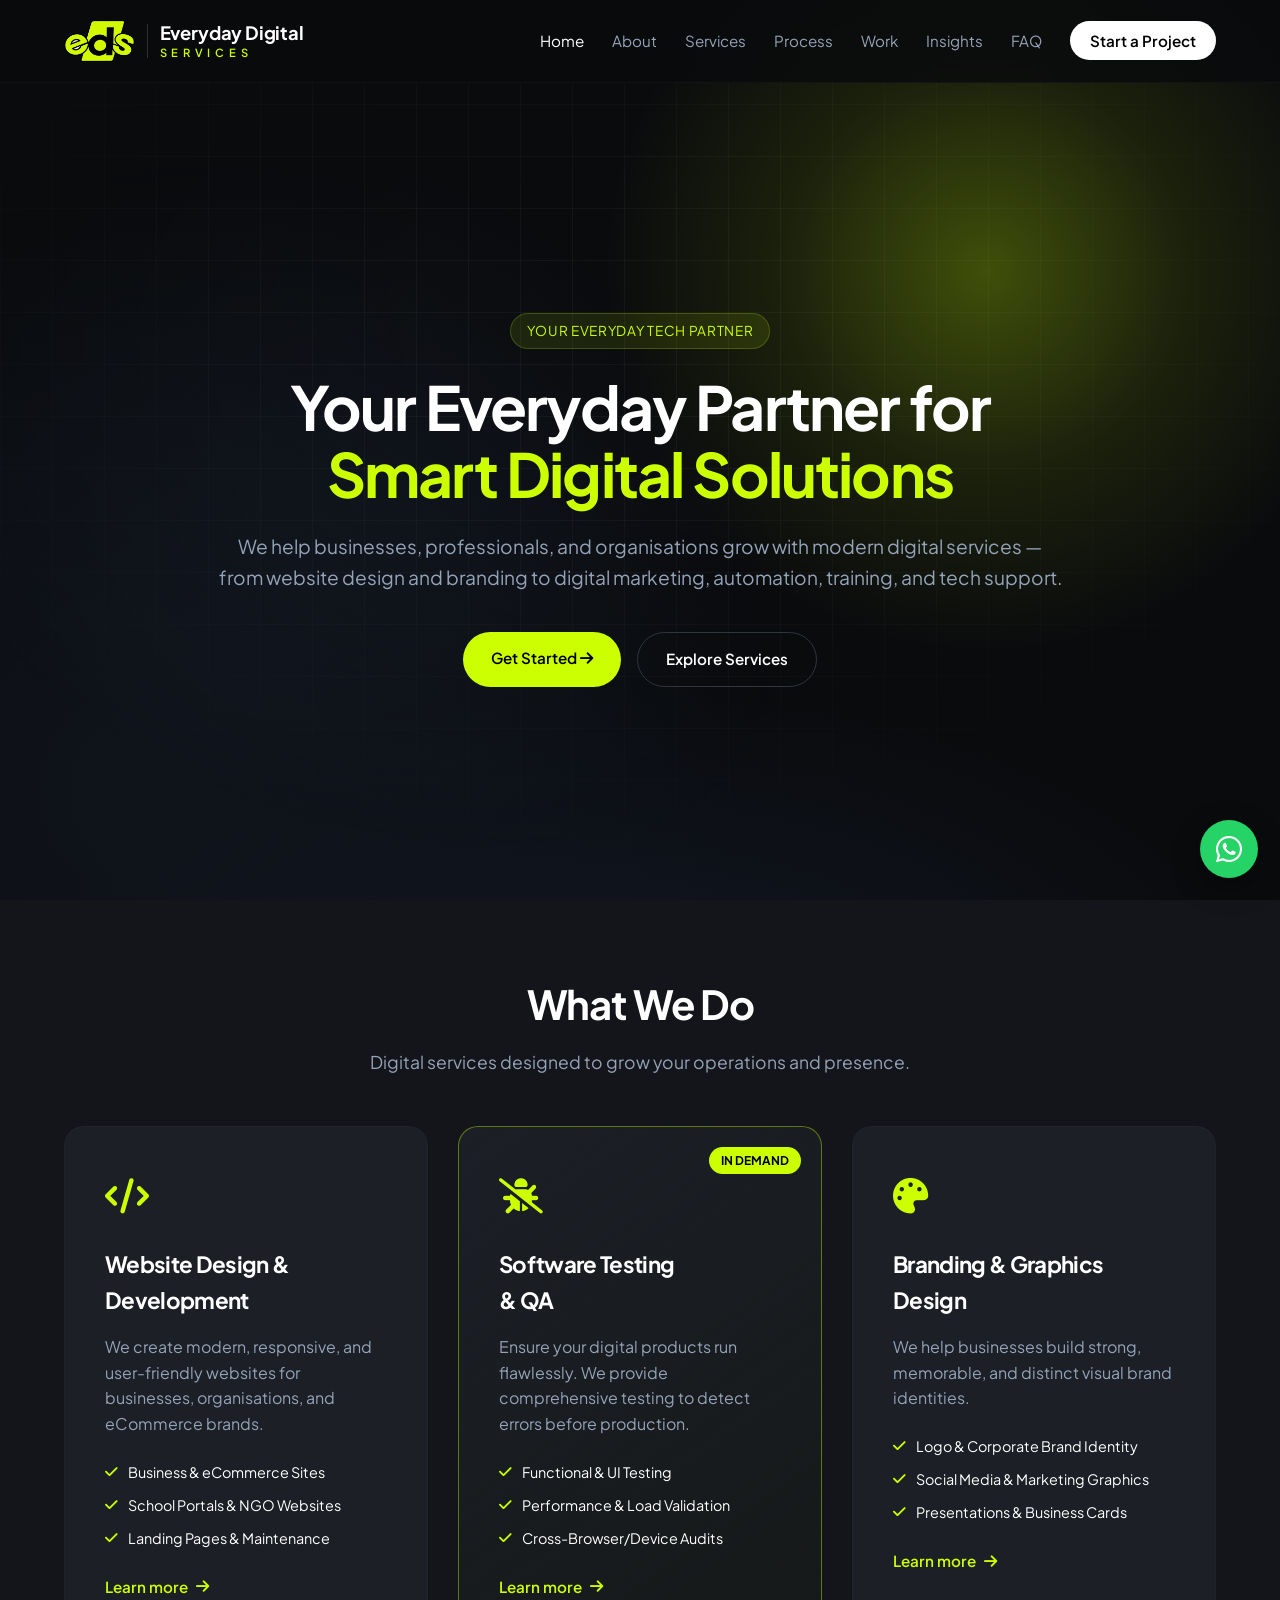
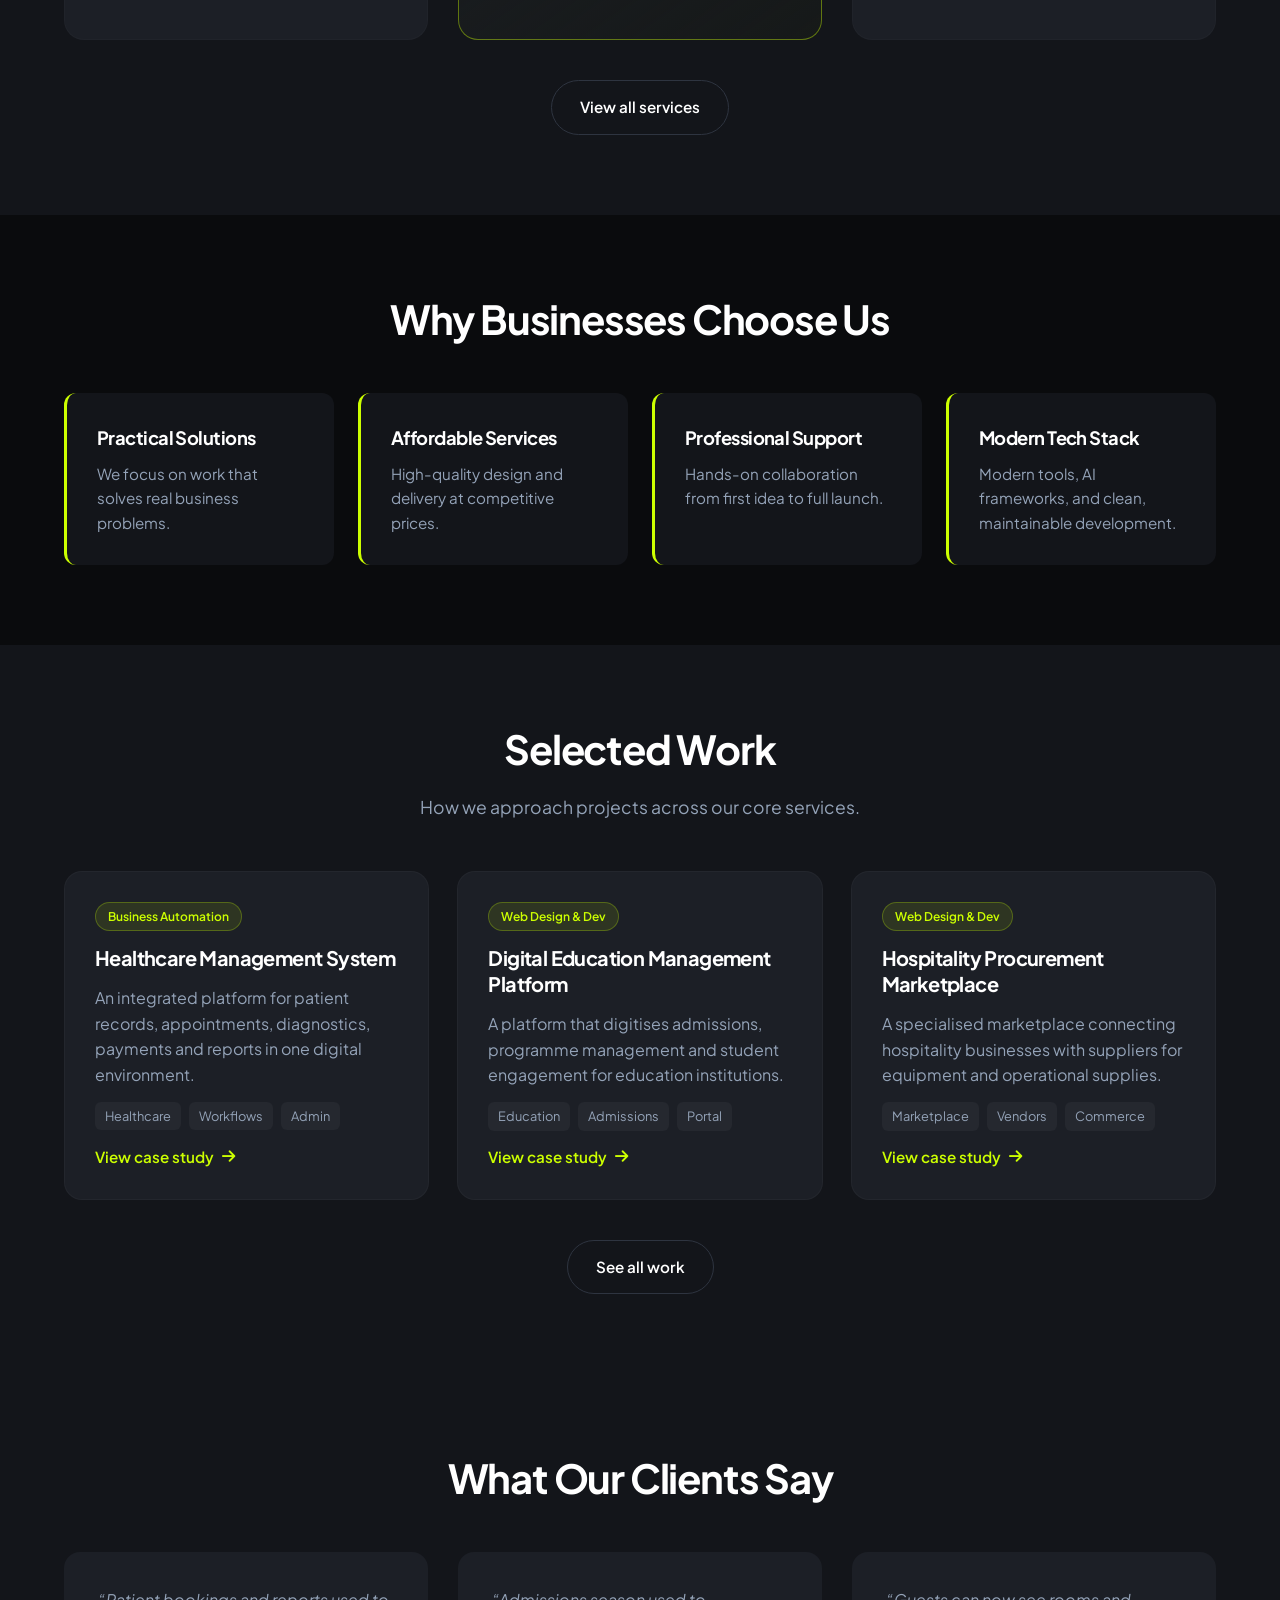
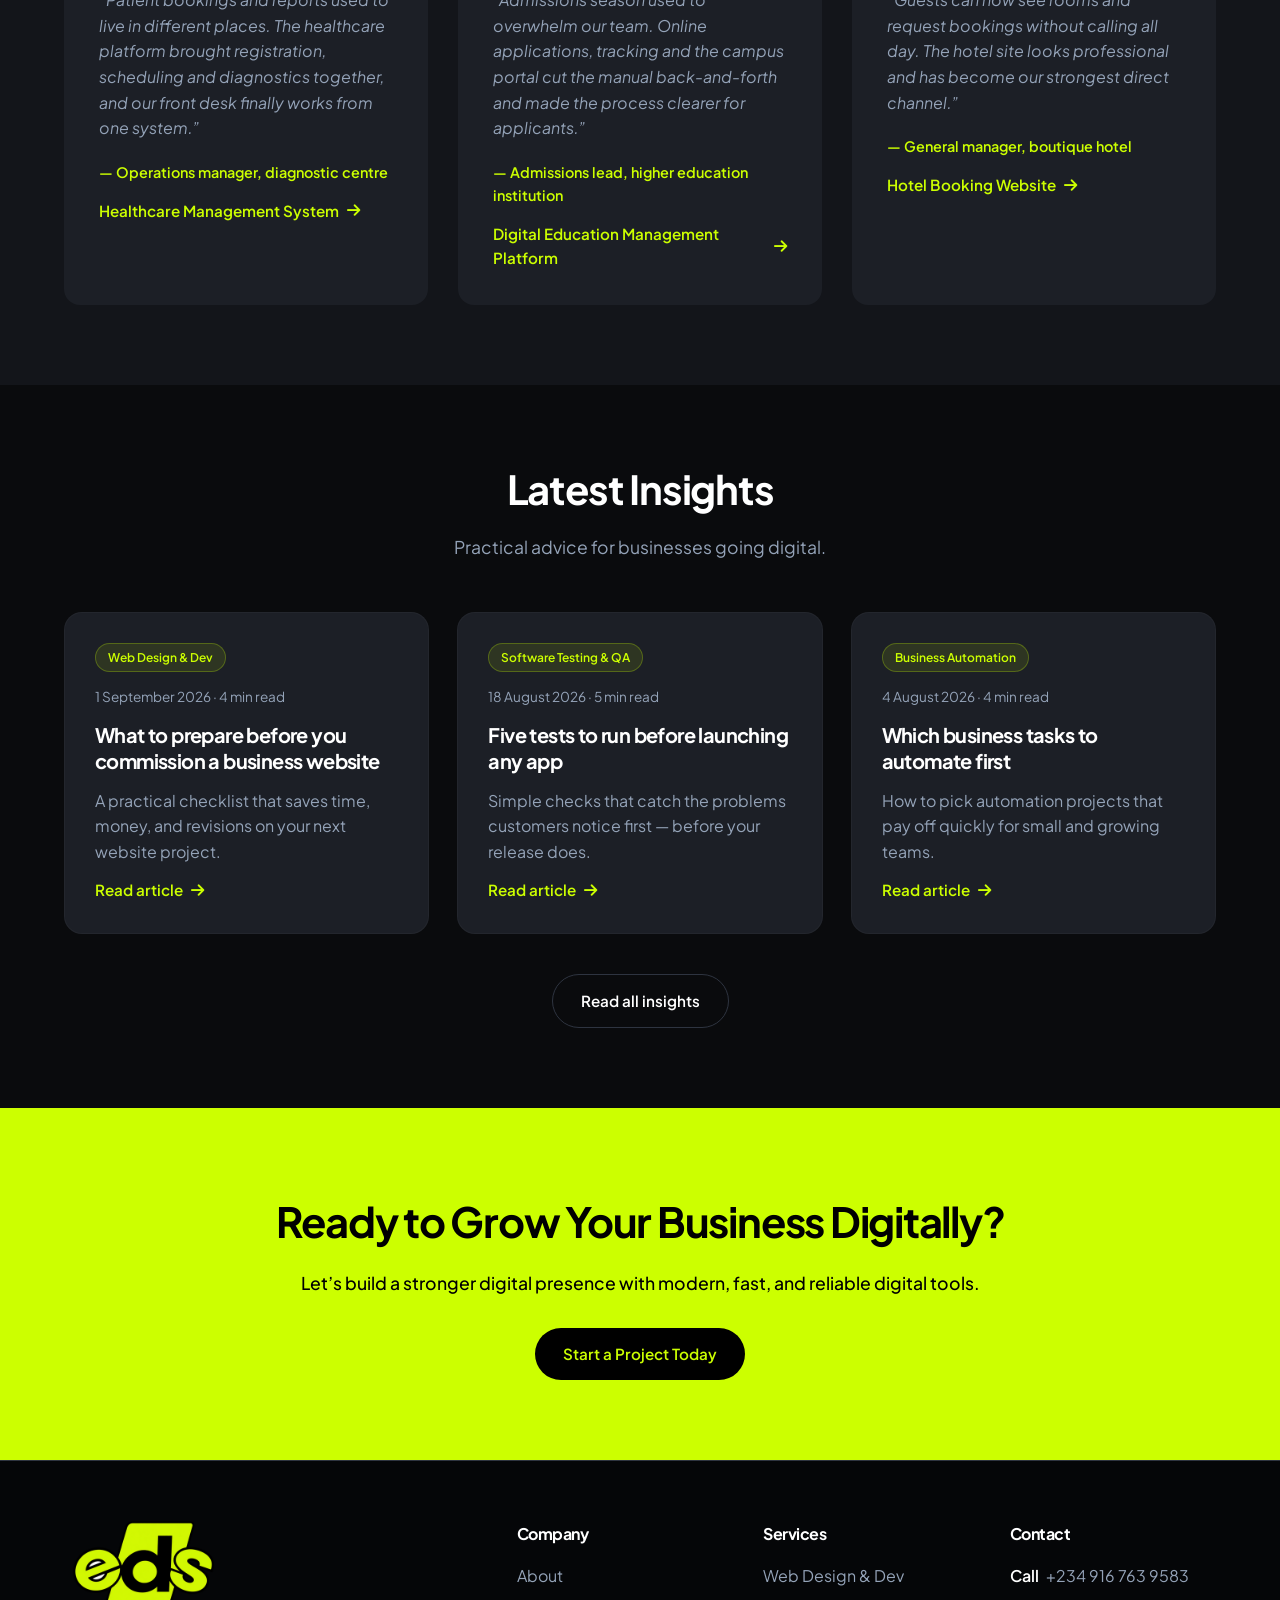
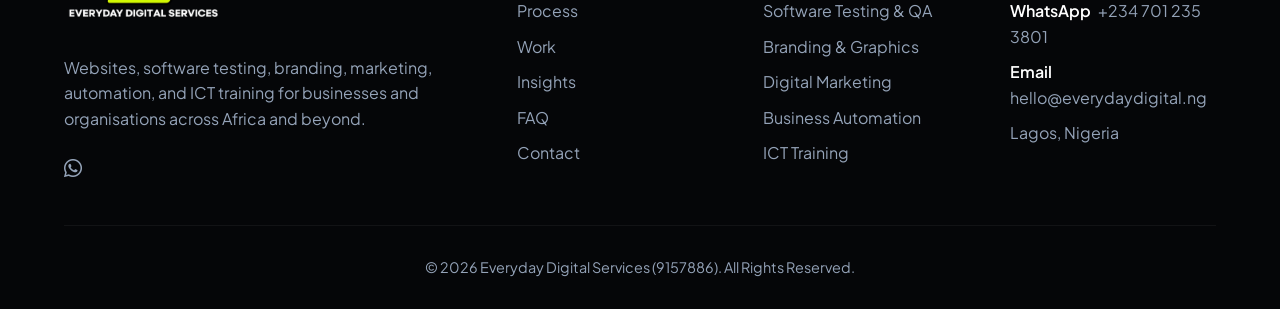
<file: index.html>
<!DOCTYPE html>
<html lang="en-GB">
<head>
    <meta charset="UTF-8">
    <meta name="viewport" content="width=device-width, initial-scale=1.0">
    <title>Everyday Digital Services | Smart Digital Solutions</title>
    <meta name="description" content="Everyday Digital Services helps businesses in Lagos and beyond with websites, branding, digital marketing, automation, software testing, and ICT training.">
    <link rel="icon" type="image/png" href="images/favicon.png">
    <link rel="apple-touch-icon" href="images/apple-touch-icon.png">
    <meta property="og:type" content="website">
    <meta property="og:site_name" content="Everyday Digital Services">
    <meta property="og:title" content="Everyday Digital Services | Smart Digital Solutions">
    <meta property="og:description" content="Everyday Digital Services helps businesses in Lagos and beyond with websites, branding, digital marketing, automation, software testing, and ICT training.">
    <meta property="og:url" content="https://everydaydigital.ng/">
    <meta property="og:image" content="https://everydaydigital.ng/images/og-image.png">
    <meta property="og:image:width" content="1200">
    <meta property="og:image:height" content="630">
    <meta name="twitter:card" content="summary_large_image">
    <link rel="stylesheet" href="style.css">
    <link rel="stylesheet" href="https://cdnjs.cloudflare.com/ajax/libs/font-awesome/6.4.0/css/all.min.css">
    <link rel="preconnect" href="https://fonts.googleapis.com">
    <link rel="preconnect" href="https://fonts.gstatic.com" crossorigin>
    <link href="https://fonts.googleapis.com/css2?family=Plus+Jakarta+Sans:wght@300;400;500;600;700&display=swap" rel="stylesheet">
</head>
<body data-page="home">
    <a class="skip-link" href="#main">Skip to content</a>
    <header id="site-header"></header>
    <main id="main" tabindex="-1">
        <noscript><p class="noscript">This site needs JavaScript to display its content.</p></noscript>
    </main>
    <footer id="site-footer"></footer>

    <script src="content.js"></script>
    <script src="store.js"></script>
    <script src="site.js"></script>
</body>
</html>
</file>
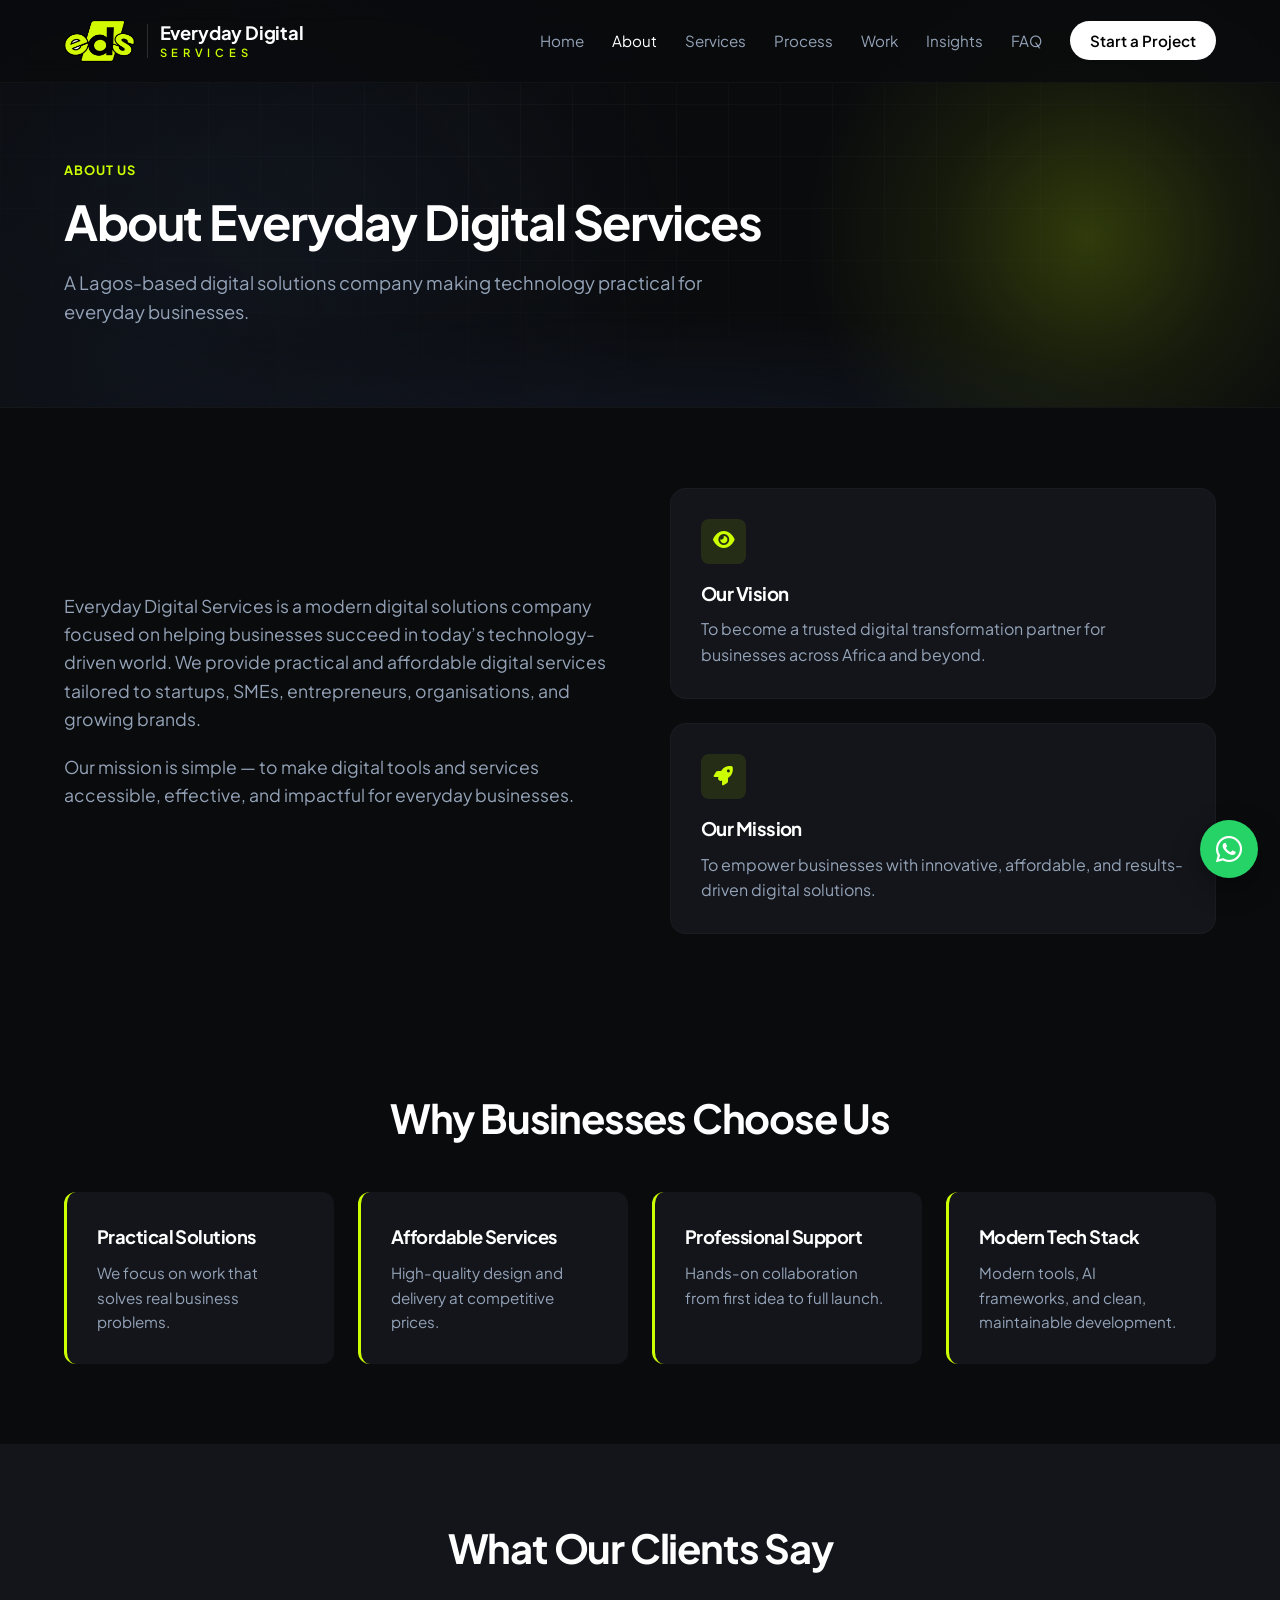
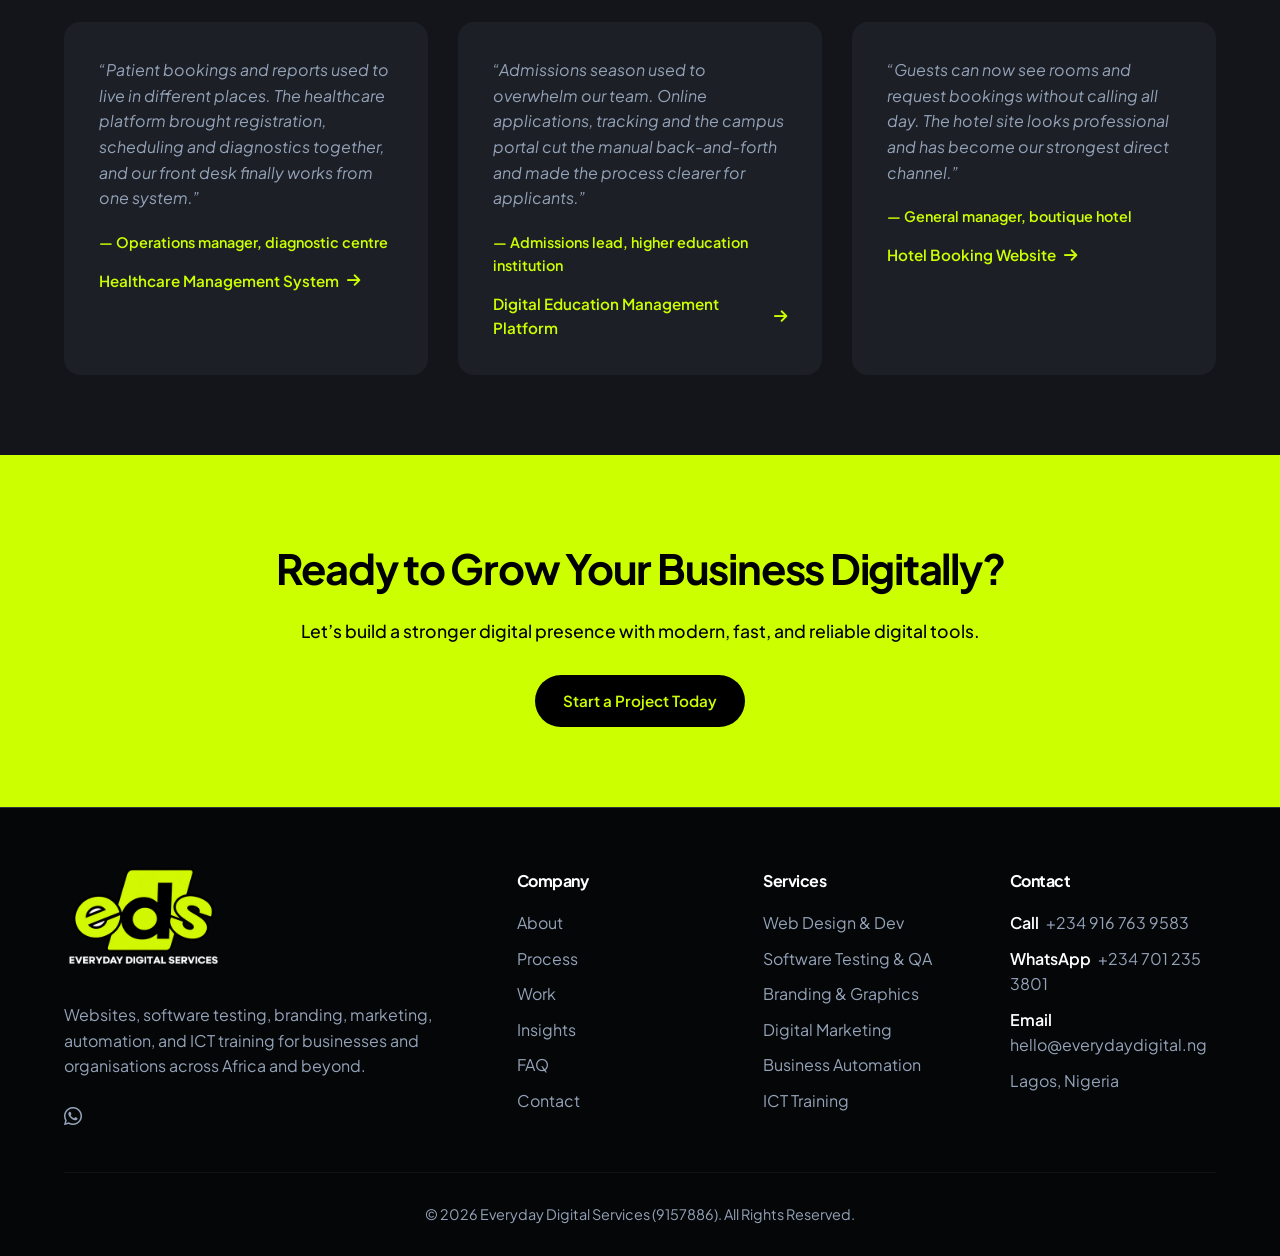
<file: about.html>
<!DOCTYPE html>
<html lang="en-GB">
<head>
    <meta charset="UTF-8">
    <meta name="viewport" content="width=device-width, initial-scale=1.0">
    <title>About | Everyday Digital Services</title>
    <meta name="description" content="Learn about Everyday Digital Services — a Lagos-based digital solutions company making technology practical for everyday businesses.">
    <link rel="icon" type="image/png" href="images/favicon.png">
    <link rel="apple-touch-icon" href="images/apple-touch-icon.png">
    <meta property="og:type" content="website">
    <meta property="og:site_name" content="Everyday Digital Services">
    <meta property="og:title" content="About | Everyday Digital Services">
    <meta property="og:description" content="Learn about Everyday Digital Services — a Lagos-based digital solutions company making technology practical for everyday businesses.">
    <meta property="og:url" content="https://everydaydigital.ng/about.html">
    <meta property="og:image" content="https://everydaydigital.ng/images/og-image.png">
    <meta property="og:image:width" content="1200">
    <meta property="og:image:height" content="630">
    <meta name="twitter:card" content="summary_large_image">
    <link rel="stylesheet" href="style.css">
    <link rel="stylesheet" href="https://cdnjs.cloudflare.com/ajax/libs/font-awesome/6.4.0/css/all.min.css">
    <link rel="preconnect" href="https://fonts.googleapis.com">
    <link rel="preconnect" href="https://fonts.gstatic.com" crossorigin>
    <link href="https://fonts.googleapis.com/css2?family=Plus+Jakarta+Sans:wght@300;400;500;600;700&display=swap" rel="stylesheet">
</head>
<body data-page="about">
    <a class="skip-link" href="#main">Skip to content</a>
    <header id="site-header"></header>
    <main id="main" tabindex="-1">
        <noscript><p class="noscript">This site needs JavaScript to display its content.</p></noscript>
    </main>
    <footer id="site-footer"></footer>

    <script src="content.js"></script>
    <script src="store.js"></script>
    <script src="site.js"></script>
</body>
</html>
</file>
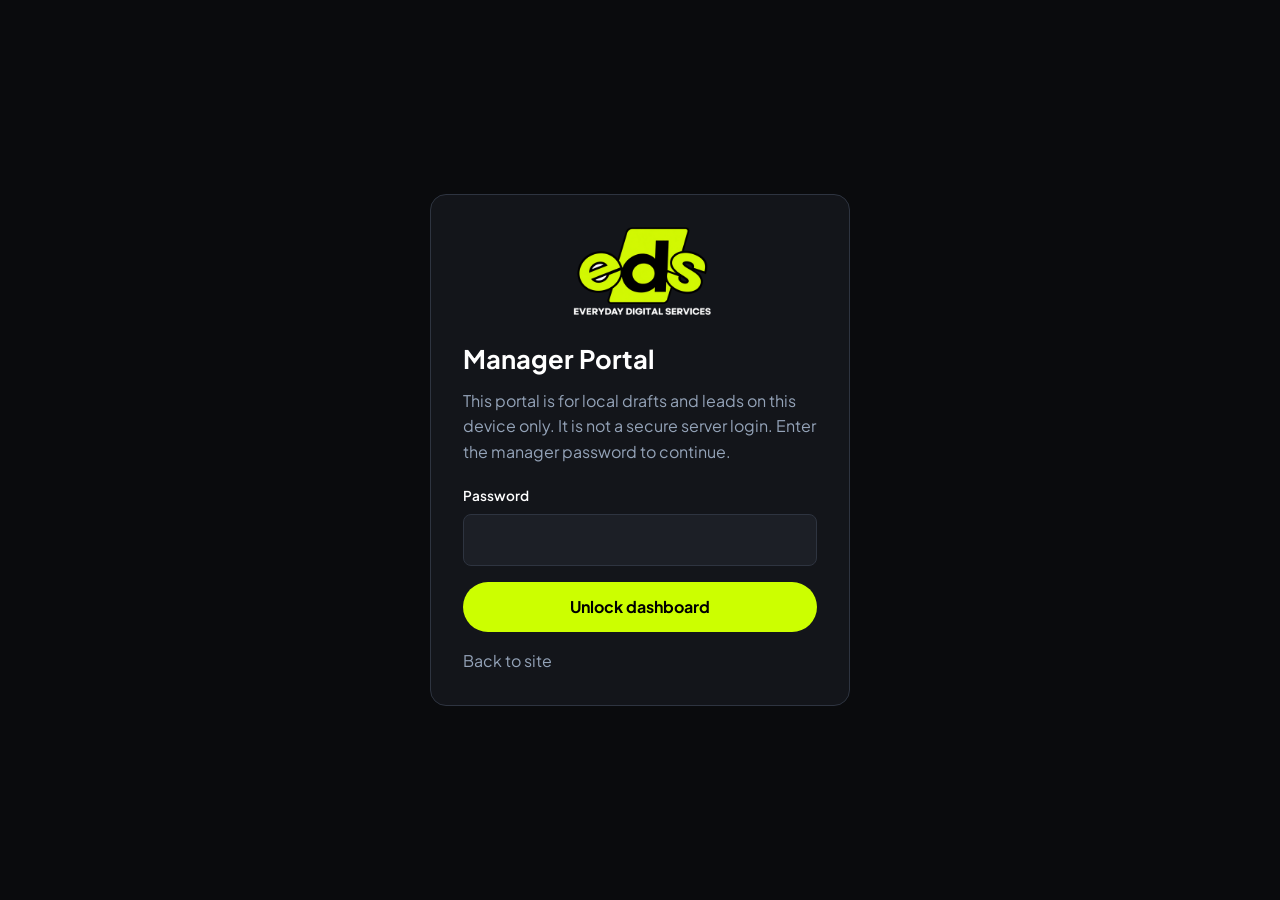
<file: admin.html>
<!DOCTYPE html>
<html lang="en-GB">
<head>
    <meta charset="UTF-8">
    <meta name="viewport" content="width=device-width, initial-scale=1.0">
    <meta name="robots" content="noindex">
    <title>Everyday Digital | Manager Portal</title>
    <link rel="icon" type="image/png" href="images/favicon.png">
    <link rel="apple-touch-icon" href="images/apple-touch-icon.png">
    <link rel="stylesheet" href="admin-style.css">
    <link rel="stylesheet" href="https://cdnjs.cloudflare.com/ajax/libs/font-awesome/6.4.0/css/all.min.css">
    <link rel="preconnect" href="https://fonts.googleapis.com">
    <link rel="preconnect" href="https://fonts.gstatic.com" crossorigin>
    <link href="https://fonts.googleapis.com/css2?family=Plus+Jakarta+Sans:wght@400;500;600;700&display=swap" rel="stylesheet">
</head>
<body>

    <div class="admin-gate" id="admin-gate">
        <form class="gate-card" id="admin-login">
            <img class="gate-logo" src="images/eds-logo.png" alt="Everyday Digital Services" width="386" height="240">
            <h1>Manager Portal</h1>
            <p>This portal is for local drafts and leads on this device only. It is not a secure server login. Enter the manager password to continue.</p>
            <label for="admin-password">Password</label>
            <input id="admin-password" name="password" type="password" autocomplete="current-password" required>
            <p class="gate-error" id="gate-error" hidden>Incorrect password.</p>
            <button class="gate-submit" type="submit">Unlock dashboard</button>
            <a class="gate-back" href="index.html">Back to site</a>
        </form>
    </div>

    <div class="dashboard-container" id="dashboard" hidden>
        <aside class="sidebar">
            <div class="sidebar-brand">
                <img src="images/eds-mark.png" alt="" width="269" height="160">
                <span class="sidebar-brand-text">Everyday<span>Admin</span></span>
            </div>
            <ul class="sidebar-menu">
                <li><button type="button" class="view-tab active" data-view="leads" aria-pressed="true"><i class="fa-solid fa-chart-line" aria-hidden="true"></i> Analytics & Leads</button></li>
                <li><button type="button" class="view-tab" data-view="content" aria-pressed="false"><i class="fa-solid fa-pen-to-square" aria-hidden="true"></i> Site Content</button></li>
                <li><a href="index.html" target="_blank" rel="noopener"><i class="fa-solid fa-arrow-up-right-from-square" aria-hidden="true"></i> View Site</a></li>
                <li><a href="index.html"><i class="fa-solid fa-arrow-left" aria-hidden="true"></i> Back to Site</a></li>
            </ul>
        </aside>

        <main class="main-content">
            <header class="admin-header">
                <div class="welcome-text">
                    <h1 id="view-title">Service Tracker Dashboard</h1>
                    <p id="view-intro">Quote requests saved on this device only. Public visitors send requests through WhatsApp — they are not stored on a server.</p>
                </div>
                <div class="admin-profile">
                    <div class="avatar"><i class="fa-solid fa-user-shield" aria-hidden="true"></i></div>
                    <span>Manager Portal</span>
                </div>
            </header>

            <div id="view-leads">
                <section class="metrics-grid">
                    <div class="metric-card global-total">
                        <div class="metric-info">
                            <h3>Total Submissions</h3>
                            <p id="total-count">0</p>
                        </div>
                        <div class="metric-icon"><i class="fa-solid fa-box-archive" aria-hidden="true"></i></div>
                    </div>
                    <div class="metric-card functional">
                        <div class="metric-info">
                            <h3>Active Pipelines</h3>
                            <p id="active-pipelines">0 / 0</p>
                        </div>
                        <div class="metric-icon"><i class="fa-solid fa-diagram-project" aria-hidden="true"></i></div>
                    </div>
                </section>

                <h2 class="sub-section-title">Service Pipeline Performance</h2>
                <section class="services-tracker-grid" id="tracker-grid"></section>

                <section class="table-container">
                    <div class="table-header">
                        <h2>Incoming Customer Responses</h2>
                        <button class="btn-clear" id="clear-all-btn" type="button"><i class="fa-solid fa-trash-can" aria-hidden="true"></i> Clear saved leads</button>
                    </div>
                    <div class="responsive-table">
                        <table id="responses-table">
                            <thead>
                                <tr>
                                    <th>Name</th>
                                    <th>Email Contact</th>
                                    <th>Phone</th>
                                    <th>Target Service</th>
                                    <th>Message Details</th>
                                    <th>Action</th>
                                </tr>
                            </thead>
                            <tbody id="table-body"></tbody>
                        </table>
                    </div>
                    <div class="empty-state" id="empty-state-msg">
                        <i class="fa-solid fa-chart-bar" aria-hidden="true"></i>
                        <p>No quote requests saved in this browser yet.</p>
                    </div>
                </section>
            </div>

            <div id="view-content" hidden>
                <div class="editor-toolbar">
                    <p class="editor-status" id="editor-status" role="status" aria-live="polite">All changes saved.</p>
                    <div class="editor-actions">
                        <button type="button" class="btn-ghost" id="reset-content-btn"><i class="fa-solid fa-rotate-left" aria-hidden="true"></i> Reset to defaults</button>
                        <button type="submit" form="content-form" class="btn-save"><i class="fa-solid fa-floppy-disk" aria-hidden="true"></i> Save changes</button>
                    </div>
                </div>
                <form id="content-form" novalidate>
                    <div id="content-editor"></div>
                </form>
            </div>
        </main>
    </div>

    <script src="content.js"></script>
    <script src="store.js"></script>
    <script src="admin-script.js"></script>
</body>
</html>
</file>
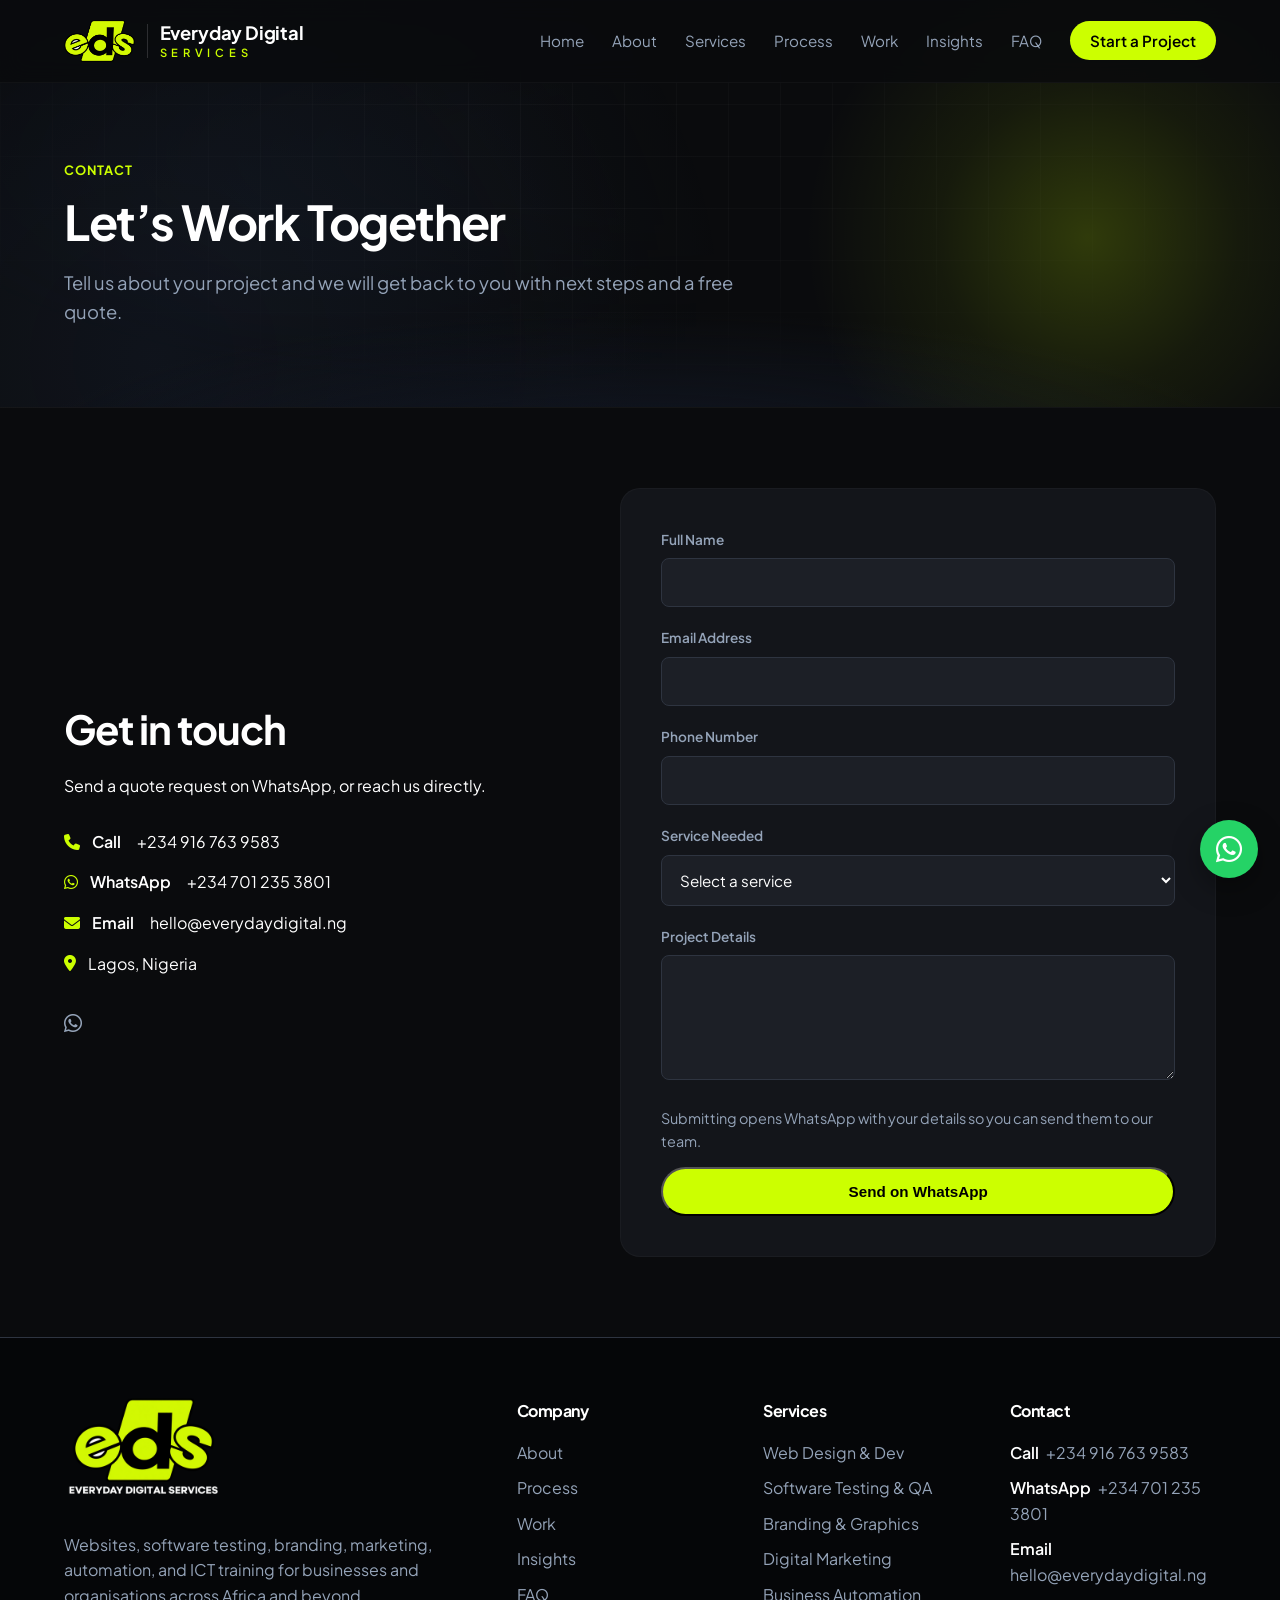
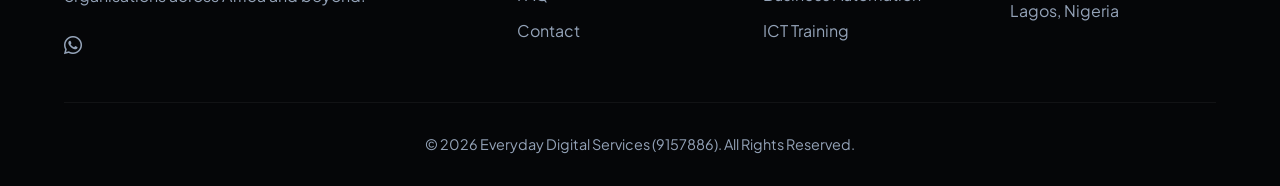
<file: contact.html>
<!DOCTYPE html>
<html lang="en-GB">
<head>
    <meta charset="UTF-8">
    <meta name="viewport" content="width=device-width, initial-scale=1.0">
    <title>Contact | Everyday Digital Services</title>
    <meta name="description" content="Request a free quote from Everyday Digital Services on WhatsApp, or call +234 916 763 9583 / WhatsApp +234 701 235 3801.">
    <link rel="icon" type="image/png" href="images/favicon.png">
    <link rel="apple-touch-icon" href="images/apple-touch-icon.png">
    <meta property="og:type" content="website">
    <meta property="og:site_name" content="Everyday Digital Services">
    <meta property="og:title" content="Contact | Everyday Digital Services">
    <meta property="og:description" content="Request a free quote from Everyday Digital Services on WhatsApp, or call +234 916 763 9583 / WhatsApp +234 701 235 3801.">
    <meta property="og:url" content="https://everydaydigital.ng/contact.html">
    <meta property="og:image" content="https://everydaydigital.ng/images/og-image.png">
    <meta property="og:image:width" content="1200">
    <meta property="og:image:height" content="630">
    <meta name="twitter:card" content="summary_large_image">
    <link rel="stylesheet" href="style.css">
    <link rel="stylesheet" href="https://cdnjs.cloudflare.com/ajax/libs/font-awesome/6.4.0/css/all.min.css">
    <link rel="preconnect" href="https://fonts.googleapis.com">
    <link rel="preconnect" href="https://fonts.gstatic.com" crossorigin>
    <link href="https://fonts.googleapis.com/css2?family=Plus+Jakarta+Sans:wght@300;400;500;600;700&display=swap" rel="stylesheet">
</head>
<body data-page="contact">
    <a class="skip-link" href="#main">Skip to content</a>
    <header id="site-header"></header>
    <main id="main" tabindex="-1">
        <noscript><p class="noscript">This site needs JavaScript to display its content.</p></noscript>
    </main>
    <footer id="site-footer"></footer>

    <script src="content.js"></script>
    <script src="store.js"></script>
    <script src="site.js"></script>
</body>
</html>
</file>
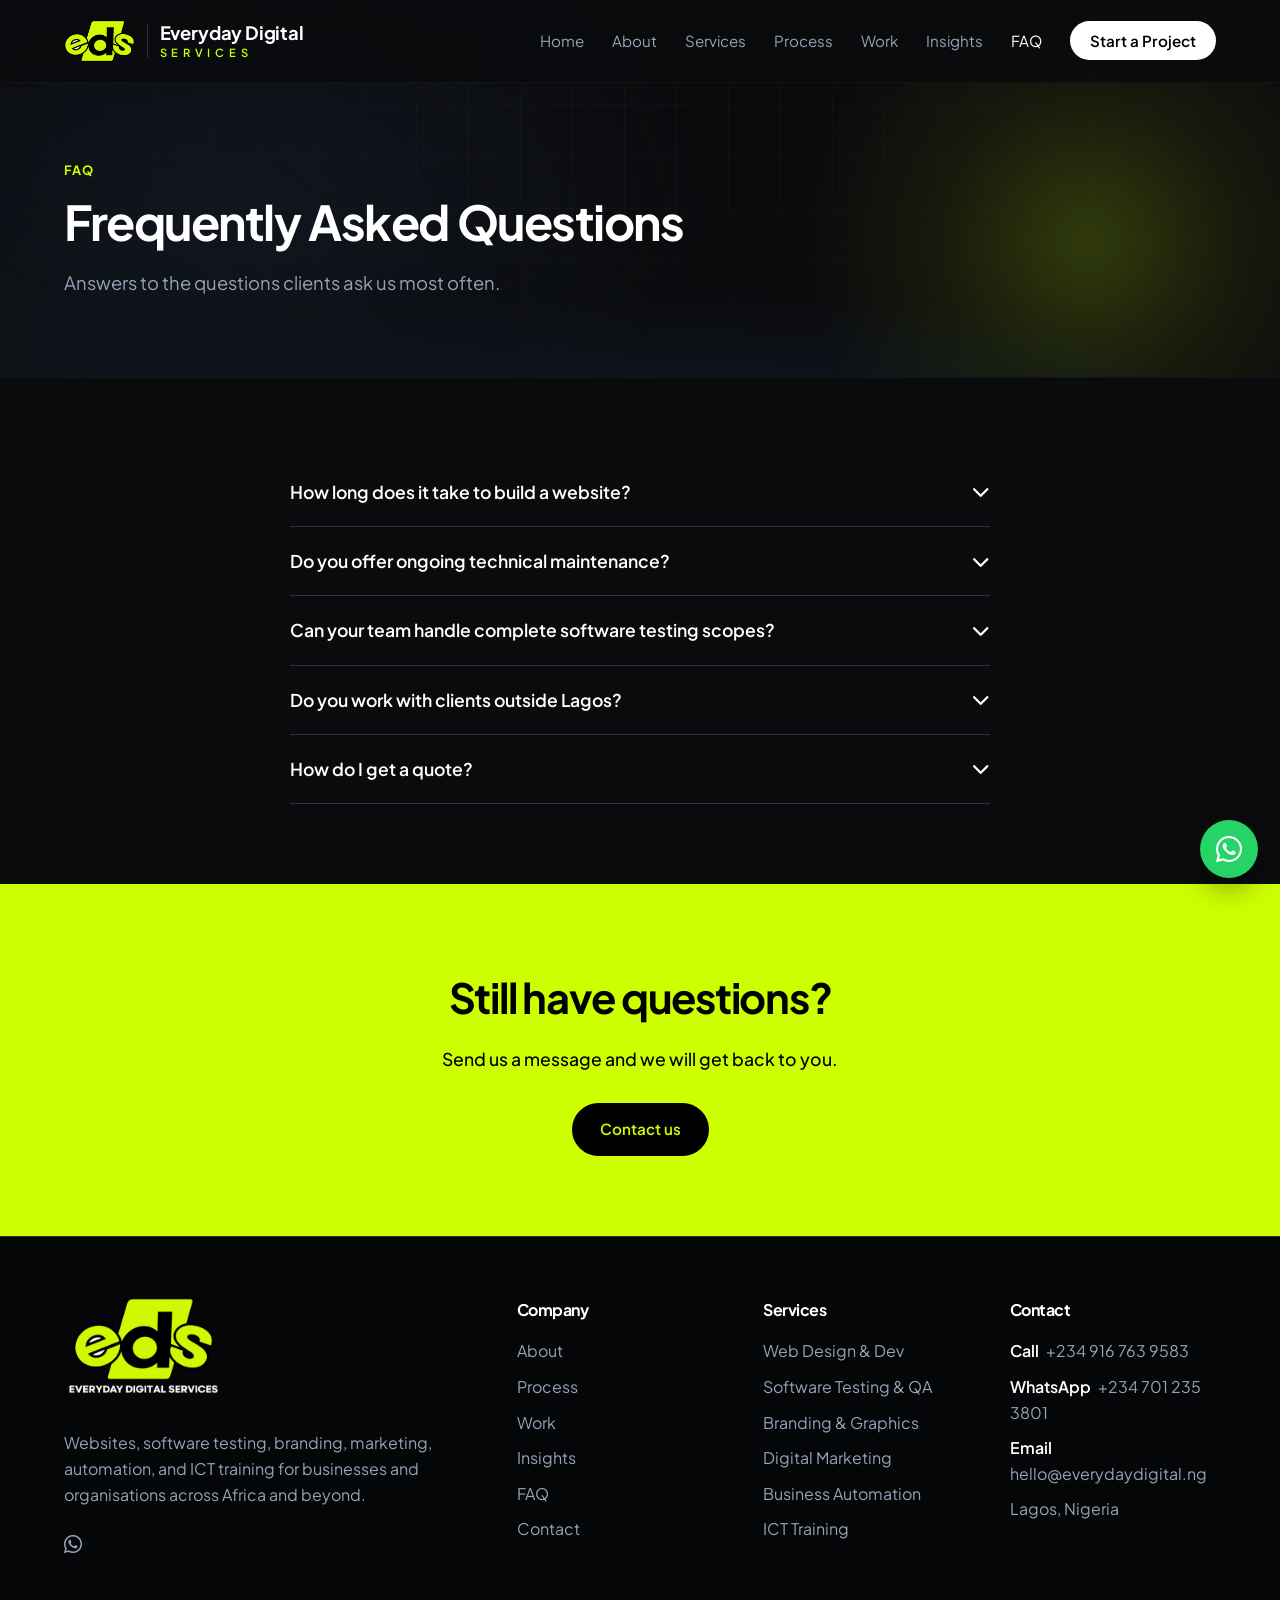
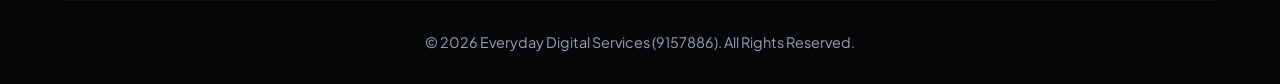
<file: faq.html>
<!DOCTYPE html>
<html lang="en-GB">
<head>
    <meta charset="UTF-8">
    <meta name="viewport" content="width=device-width, initial-scale=1.0">
    <title>FAQ | Everyday Digital Services</title>
    <meta name="description" content="Answers to common questions about timelines, maintenance, testing, remote work, and getting a quote from Everyday Digital Services.">
    <link rel="icon" type="image/png" href="images/favicon.png">
    <link rel="apple-touch-icon" href="images/apple-touch-icon.png">
    <meta property="og:type" content="website">
    <meta property="og:site_name" content="Everyday Digital Services">
    <meta property="og:title" content="FAQ | Everyday Digital Services">
    <meta property="og:description" content="Answers to common questions about timelines, maintenance, testing, remote work, and getting a quote from Everyday Digital Services.">
    <meta property="og:url" content="https://everydaydigital.ng/faq.html">
    <meta property="og:image" content="https://everydaydigital.ng/images/og-image.png">
    <meta property="og:image:width" content="1200">
    <meta property="og:image:height" content="630">
    <meta name="twitter:card" content="summary_large_image">
    <link rel="stylesheet" href="style.css">
    <link rel="stylesheet" href="https://cdnjs.cloudflare.com/ajax/libs/font-awesome/6.4.0/css/all.min.css">
    <link rel="preconnect" href="https://fonts.googleapis.com">
    <link rel="preconnect" href="https://fonts.gstatic.com" crossorigin>
    <link href="https://fonts.googleapis.com/css2?family=Plus+Jakarta+Sans:wght@300;400;500;600;700&display=swap" rel="stylesheet">
</head>
<body data-page="faq">
    <a class="skip-link" href="#main">Skip to content</a>
    <header id="site-header"></header>
    <main id="main" tabindex="-1">
        <noscript><p class="noscript">This site needs JavaScript to display its content.</p></noscript>
    </main>
    <footer id="site-footer"></footer>

    <script src="content.js"></script>
    <script src="store.js"></script>
    <script src="site.js"></script>
</body>
</html>
</file>
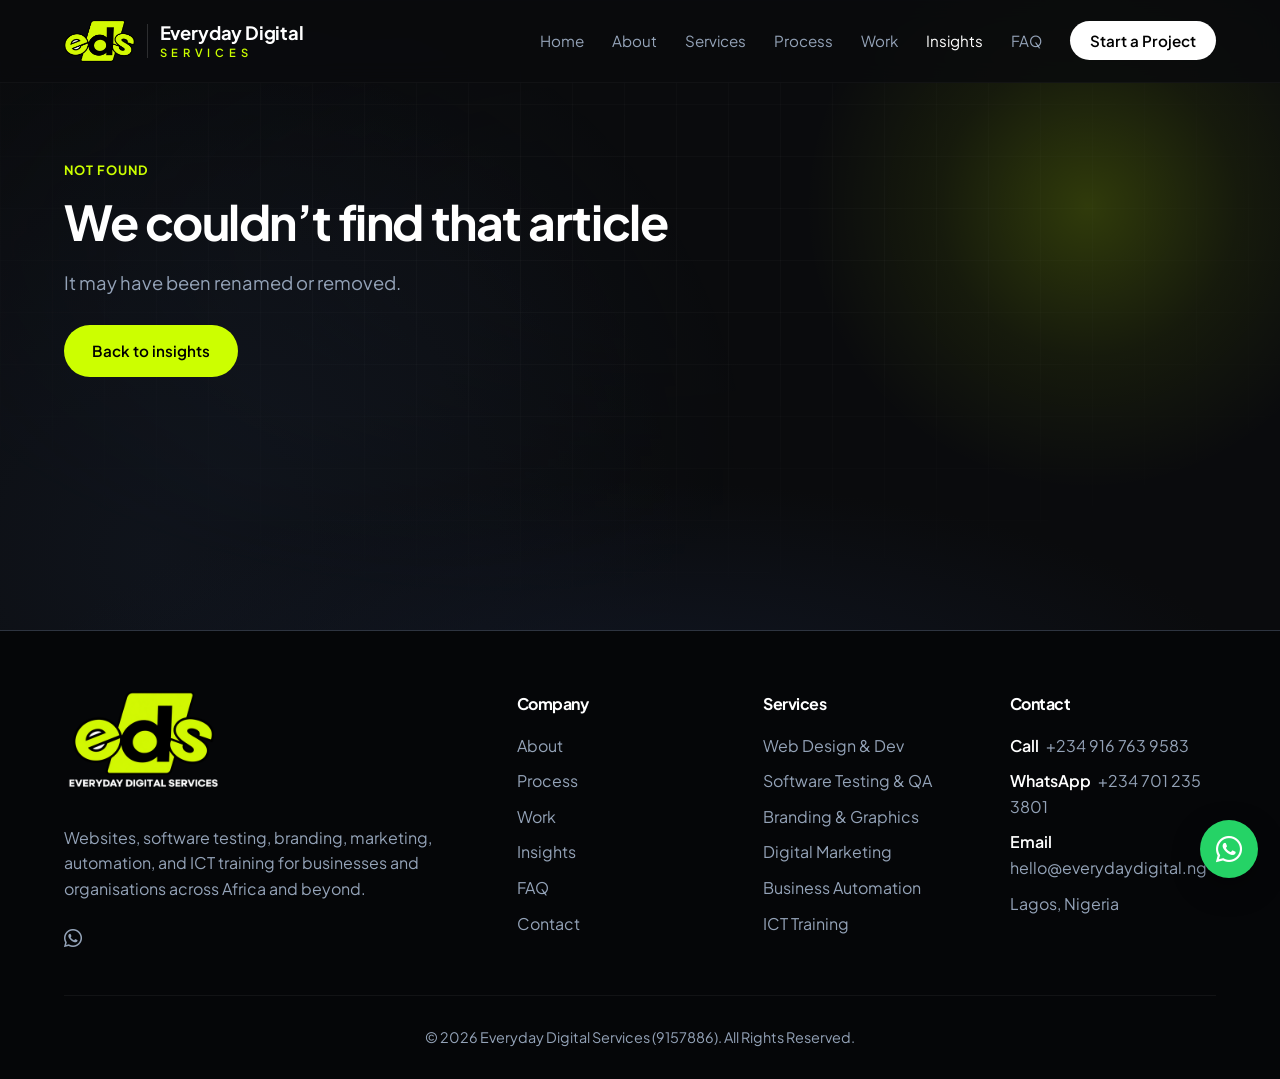
<file: insight.html>
<!DOCTYPE html>
<html lang="en-GB">
<head>
    <meta charset="UTF-8">
    <meta name="viewport" content="width=device-width, initial-scale=1.0">
    <title>Insight | Everyday Digital Services</title>
    <meta name="description" content="An Everyday Digital Services article with practical advice for growing businesses.">
    <link rel="icon" type="image/png" href="images/favicon.png">
    <link rel="apple-touch-icon" href="images/apple-touch-icon.png">
    <meta property="og:type" content="website">
    <meta property="og:site_name" content="Everyday Digital Services">
    <meta property="og:title" content="Insight | Everyday Digital Services">
    <meta property="og:description" content="An Everyday Digital Services article with practical advice for growing businesses.">
    <meta property="og:url" content="https://everydaydigital.ng/insight.html">
    <meta property="og:image" content="https://everydaydigital.ng/images/og-image.png">
    <meta property="og:image:width" content="1200">
    <meta property="og:image:height" content="630">
    <meta name="twitter:card" content="summary_large_image">
    <link rel="stylesheet" href="style.css">
    <link rel="stylesheet" href="https://cdnjs.cloudflare.com/ajax/libs/font-awesome/6.4.0/css/all.min.css">
    <link rel="preconnect" href="https://fonts.googleapis.com">
    <link rel="preconnect" href="https://fonts.gstatic.com" crossorigin>
    <link href="https://fonts.googleapis.com/css2?family=Plus+Jakarta+Sans:wght@300;400;500;600;700&display=swap" rel="stylesheet">
</head>
<body data-page="insight">
    <a class="skip-link" href="#main">Skip to content</a>
    <header id="site-header"></header>
    <main id="main" tabindex="-1">
        <noscript><p class="noscript">This site needs JavaScript to display its content.</p></noscript>
    </main>
    <footer id="site-footer"></footer>

    <script src="content.js"></script>
    <script src="store.js"></script>
    <script src="site.js"></script>
</body>
</html>
</file>
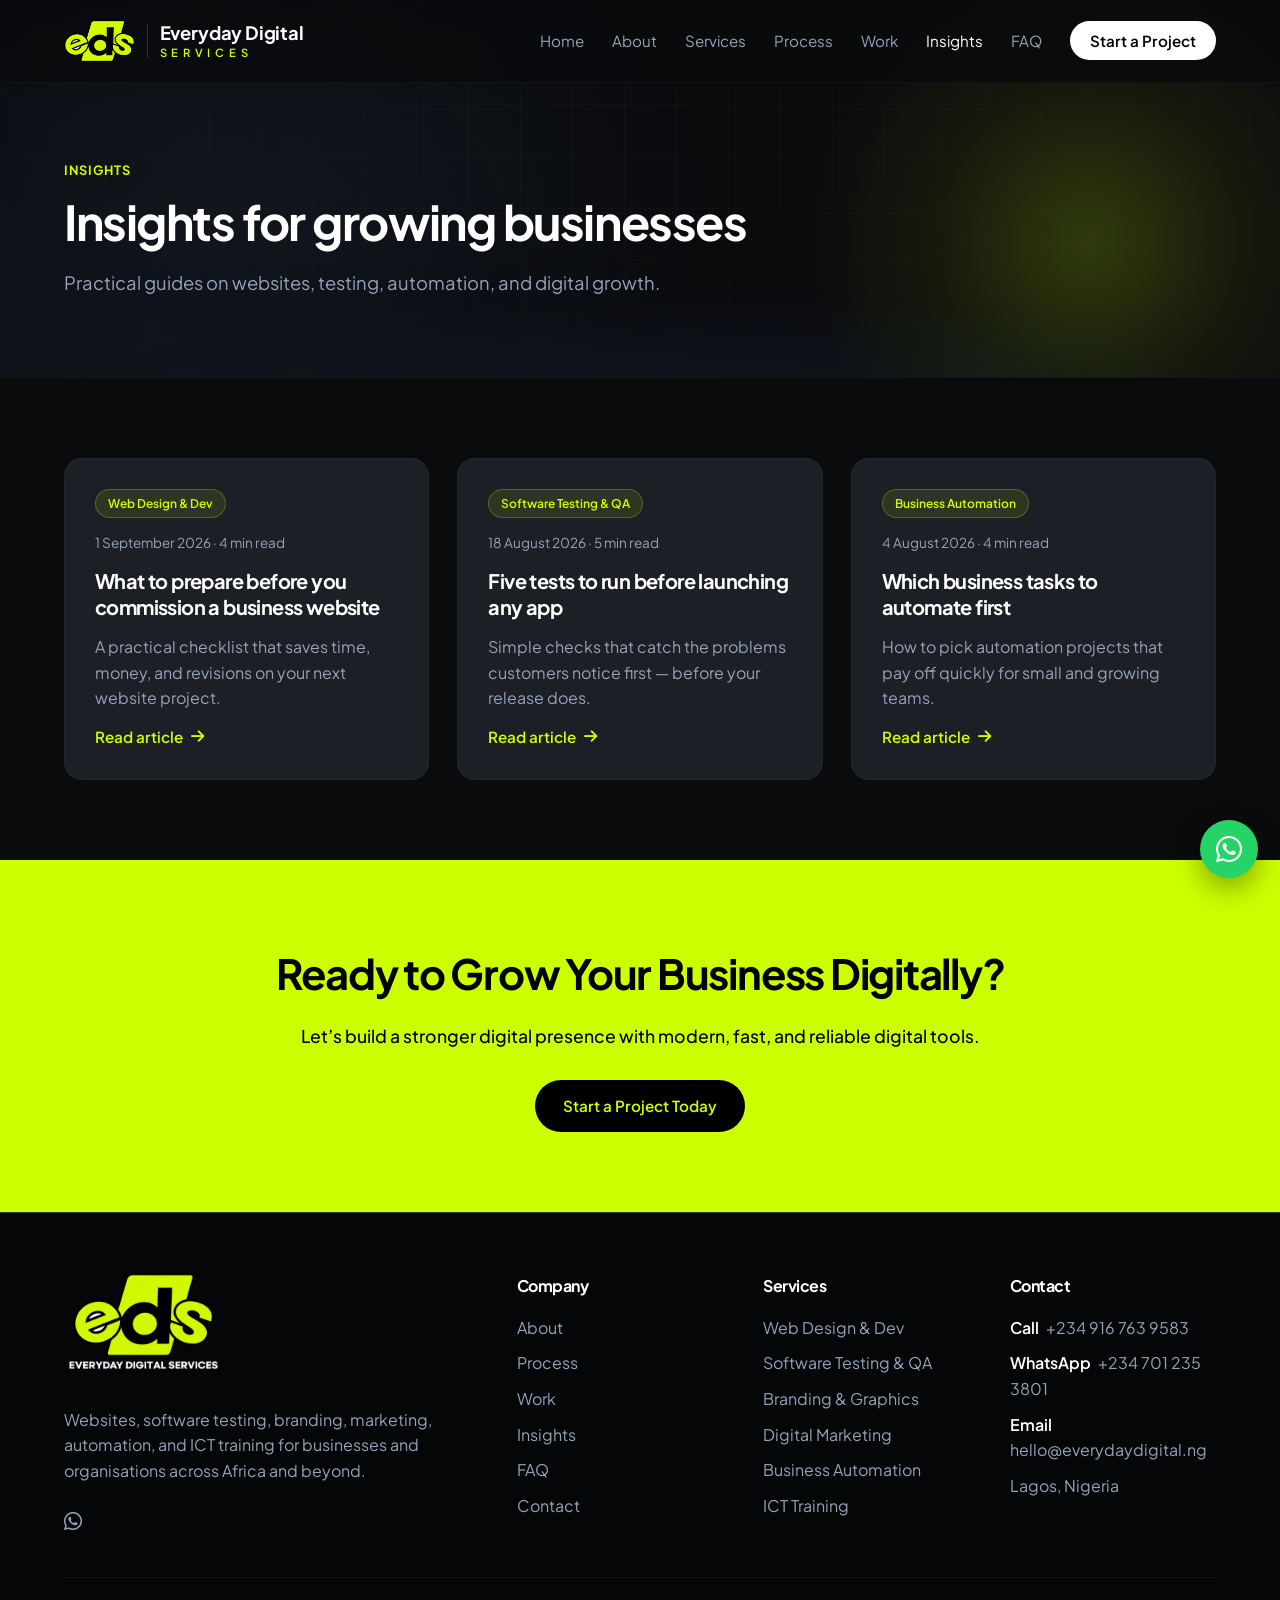
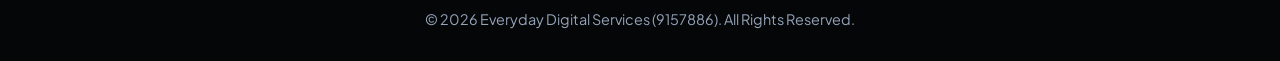
<file: insights.html>
<!DOCTYPE html>
<html lang="en-GB">
<head>
    <meta charset="UTF-8">
    <meta name="viewport" content="width=device-width, initial-scale=1.0">
    <title>Insights | Everyday Digital Services</title>
    <meta name="description" content="Practical guides from Everyday Digital Services on websites, testing, automation, and digital growth.">
    <link rel="icon" type="image/png" href="images/favicon.png">
    <link rel="apple-touch-icon" href="images/apple-touch-icon.png">
    <meta property="og:type" content="website">
    <meta property="og:site_name" content="Everyday Digital Services">
    <meta property="og:title" content="Insights | Everyday Digital Services">
    <meta property="og:description" content="Practical guides from Everyday Digital Services on websites, testing, automation, and digital growth.">
    <meta property="og:url" content="https://everydaydigital.ng/insights.html">
    <meta property="og:image" content="https://everydaydigital.ng/images/og-image.png">
    <meta property="og:image:width" content="1200">
    <meta property="og:image:height" content="630">
    <meta name="twitter:card" content="summary_large_image">
    <link rel="stylesheet" href="style.css">
    <link rel="stylesheet" href="https://cdnjs.cloudflare.com/ajax/libs/font-awesome/6.4.0/css/all.min.css">
    <link rel="preconnect" href="https://fonts.googleapis.com">
    <link rel="preconnect" href="https://fonts.gstatic.com" crossorigin>
    <link href="https://fonts.googleapis.com/css2?family=Plus+Jakarta+Sans:wght@300;400;500;600;700&display=swap" rel="stylesheet">
</head>
<body data-page="insights">
    <a class="skip-link" href="#main">Skip to content</a>
    <header id="site-header"></header>
    <main id="main" tabindex="-1">
        <noscript><p class="noscript">This site needs JavaScript to display its content.</p></noscript>
    </main>
    <footer id="site-footer"></footer>

    <script src="content.js"></script>
    <script src="store.js"></script>
    <script src="site.js"></script>
</body>
</html>
</file>
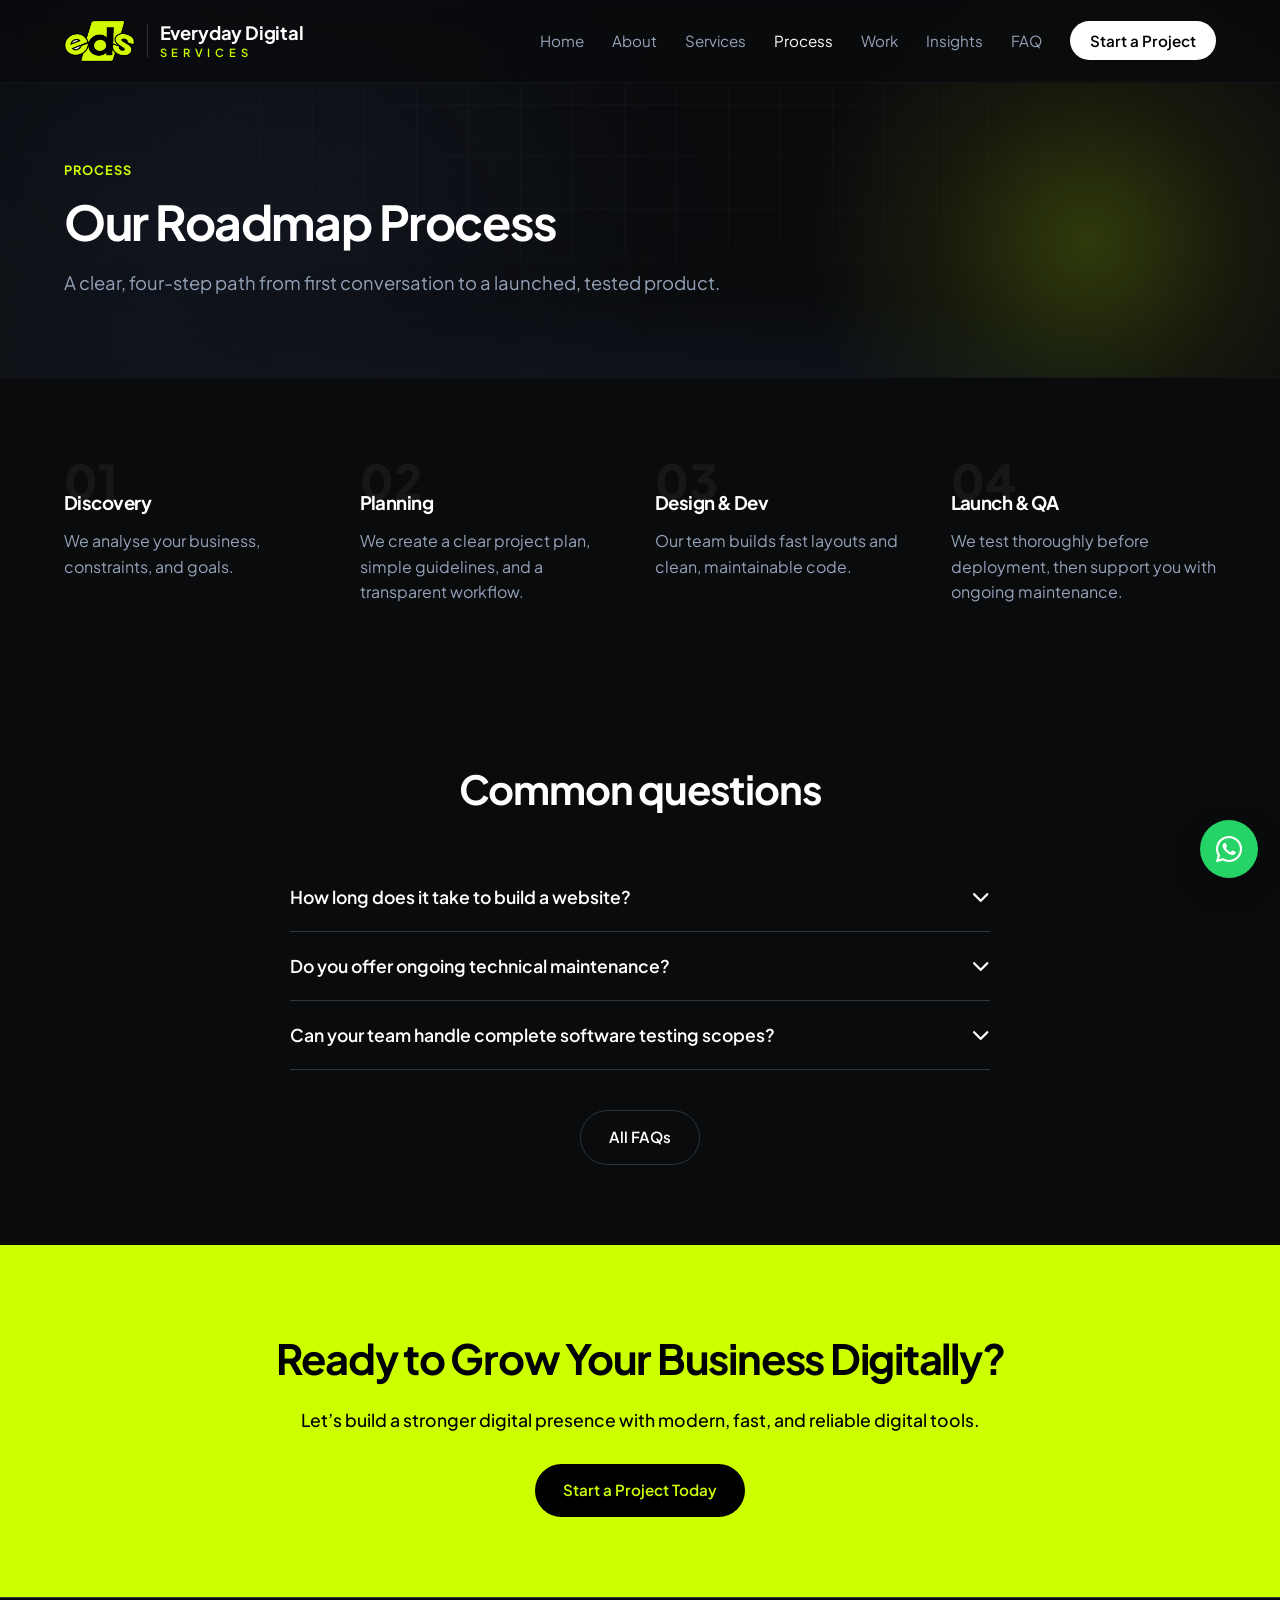
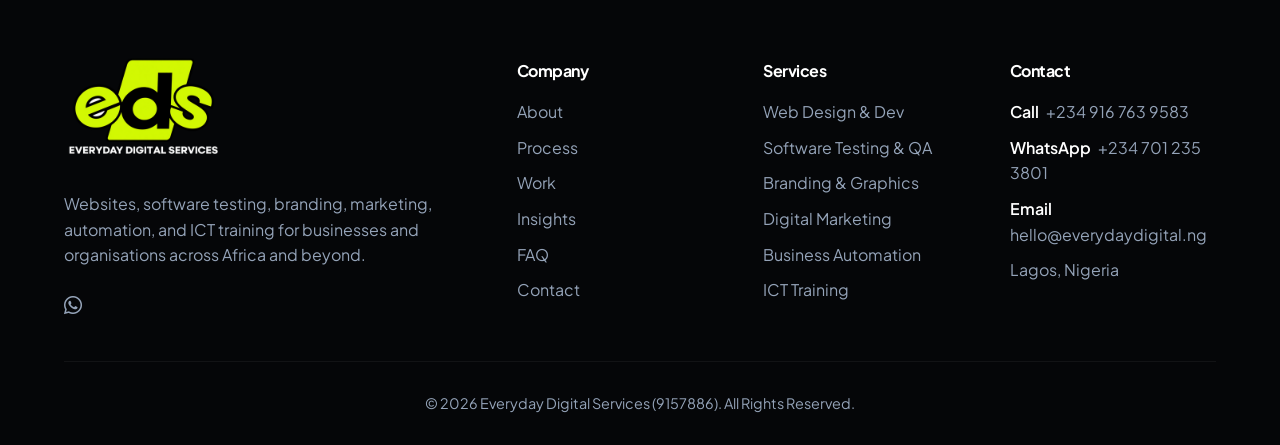
<file: process.html>
<!DOCTYPE html>
<html lang="en-GB">
<head>
    <meta charset="UTF-8">
    <meta name="viewport" content="width=device-width, initial-scale=1.0">
    <title>Process | Everyday Digital Services</title>
    <meta name="description" content="See how Everyday Digital Services plans, designs, builds, and launches digital projects with a clear four-step process.">
    <link rel="icon" type="image/png" href="images/favicon.png">
    <link rel="apple-touch-icon" href="images/apple-touch-icon.png">
    <meta property="og:type" content="website">
    <meta property="og:site_name" content="Everyday Digital Services">
    <meta property="og:title" content="Process | Everyday Digital Services">
    <meta property="og:description" content="See how Everyday Digital Services plans, designs, builds, and launches digital projects with a clear four-step process.">
    <meta property="og:url" content="https://everydaydigital.ng/process.html">
    <meta property="og:image" content="https://everydaydigital.ng/images/og-image.png">
    <meta property="og:image:width" content="1200">
    <meta property="og:image:height" content="630">
    <meta name="twitter:card" content="summary_large_image">
    <link rel="stylesheet" href="style.css">
    <link rel="stylesheet" href="https://cdnjs.cloudflare.com/ajax/libs/font-awesome/6.4.0/css/all.min.css">
    <link rel="preconnect" href="https://fonts.googleapis.com">
    <link rel="preconnect" href="https://fonts.gstatic.com" crossorigin>
    <link href="https://fonts.googleapis.com/css2?family=Plus+Jakarta+Sans:wght@300;400;500;600;700&display=swap" rel="stylesheet">
</head>
<body data-page="process">
    <a class="skip-link" href="#main">Skip to content</a>
    <header id="site-header"></header>
    <main id="main" tabindex="-1">
        <noscript><p class="noscript">This site needs JavaScript to display its content.</p></noscript>
    </main>
    <footer id="site-footer"></footer>

    <script src="content.js"></script>
    <script src="store.js"></script>
    <script src="site.js"></script>
</body>
</html>
</file>
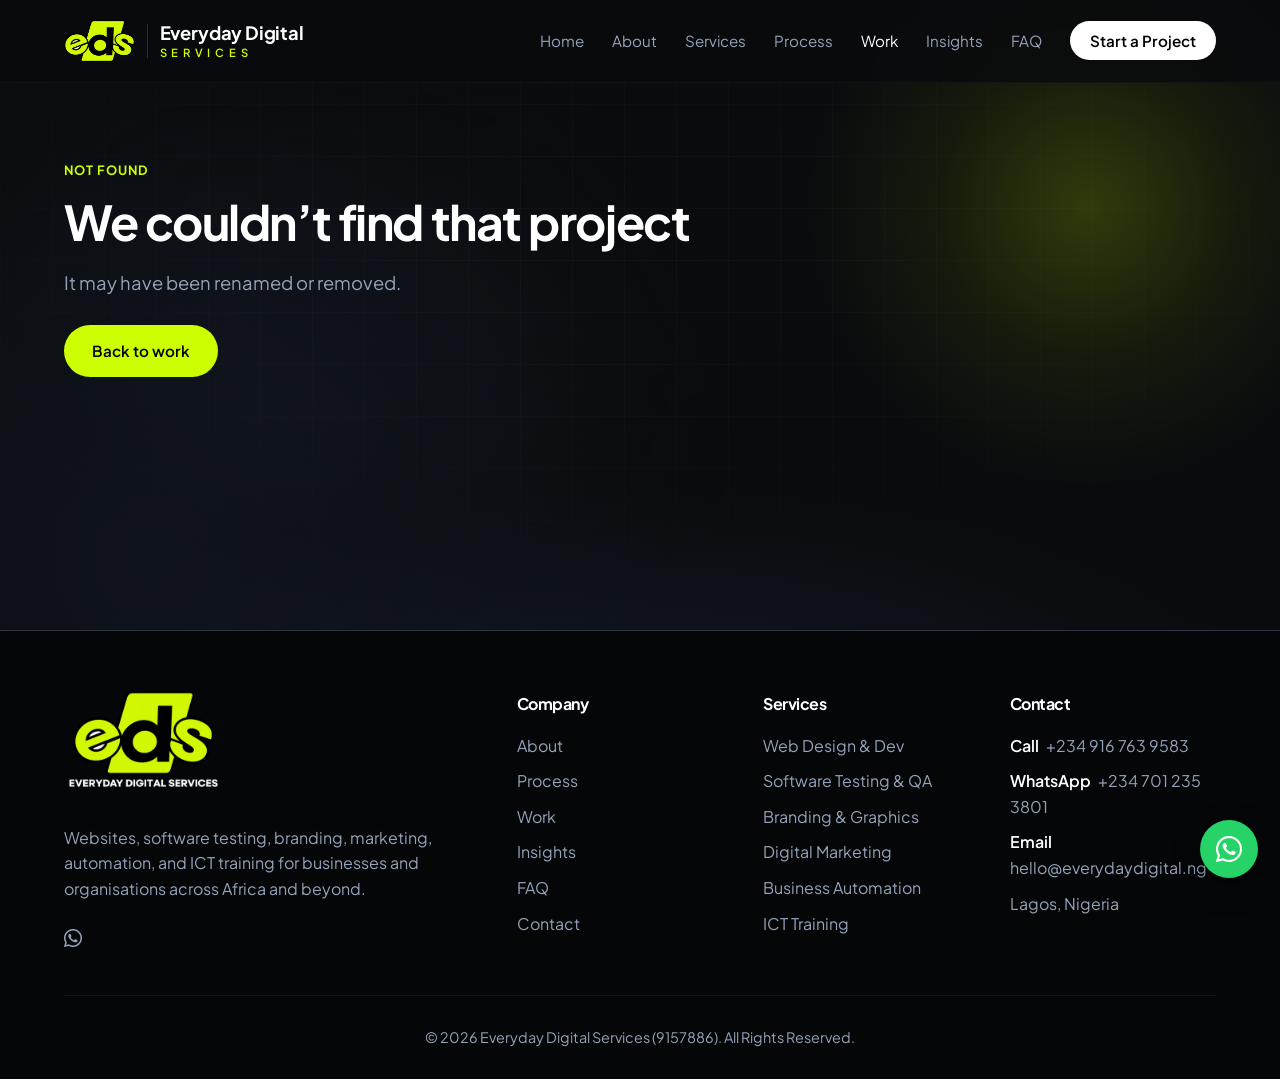
<file: project.html>
<!DOCTYPE html>
<html lang="en-GB">
<head>
    <meta charset="UTF-8">
    <meta name="viewport" content="width=device-width, initial-scale=1.0">
    <title>Case Study | Everyday Digital Services</title>
    <meta name="description" content="Project case study from Everyday Digital Services — challenge, approach, and outcome.">
    <link rel="icon" type="image/png" href="images/favicon.png">
    <link rel="apple-touch-icon" href="images/apple-touch-icon.png">
    <meta property="og:type" content="website">
    <meta property="og:site_name" content="Everyday Digital Services">
    <meta property="og:title" content="Case Study | Everyday Digital Services">
    <meta property="og:description" content="Project case study from Everyday Digital Services — challenge, approach, and outcome.">
    <meta property="og:url" content="https://everydaydigital.ng/project.html">
    <meta property="og:image" content="https://everydaydigital.ng/images/og-image.png">
    <meta property="og:image:width" content="1200">
    <meta property="og:image:height" content="630">
    <meta name="twitter:card" content="summary_large_image">
    <link rel="stylesheet" href="style.css">
    <link rel="stylesheet" href="https://cdnjs.cloudflare.com/ajax/libs/font-awesome/6.4.0/css/all.min.css">
    <link rel="preconnect" href="https://fonts.googleapis.com">
    <link rel="preconnect" href="https://fonts.gstatic.com" crossorigin>
    <link href="https://fonts.googleapis.com/css2?family=Plus+Jakarta+Sans:wght@300;400;500;600;700&display=swap" rel="stylesheet">
</head>
<body data-page="project">
    <a class="skip-link" href="#main">Skip to content</a>
    <header id="site-header"></header>
    <main id="main" tabindex="-1">
        <noscript><p class="noscript">This site needs JavaScript to display its content.</p></noscript>
    </main>
    <footer id="site-footer"></footer>

    <script src="content.js"></script>
    <script src="store.js"></script>
    <script src="site.js"></script>
</body>
</html>
</file>
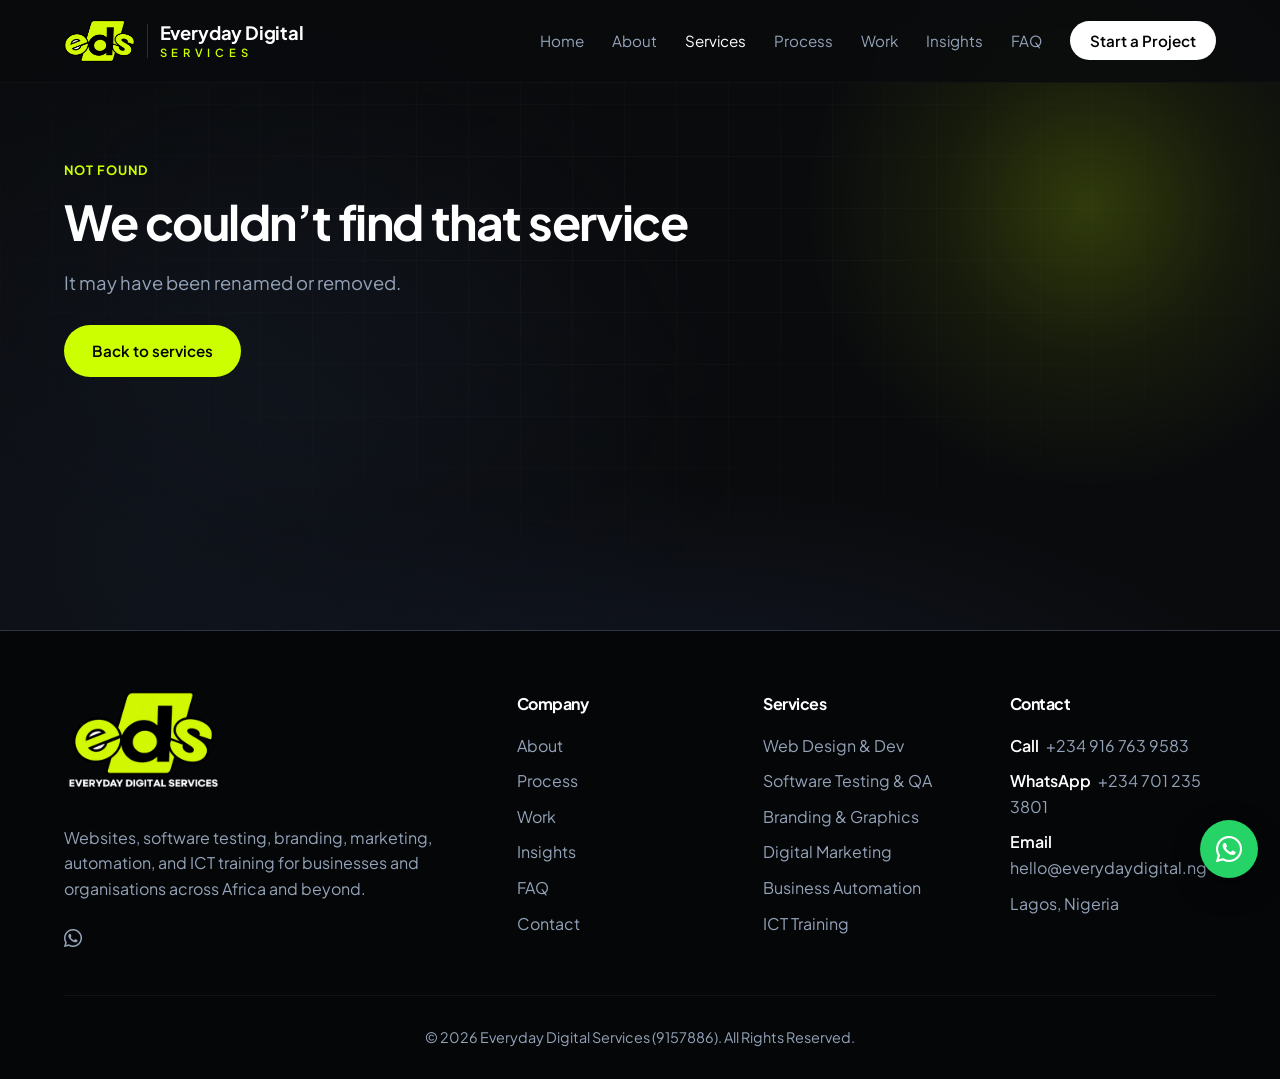
<file: service.html>
<!DOCTYPE html>
<html lang="en-GB">
<head>
    <meta charset="UTF-8">
    <meta name="viewport" content="width=device-width, initial-scale=1.0">
    <title>Service | Everyday Digital Services</title>
    <meta name="description" content="Detailed overview of Everyday Digital Services offerings, from websites and QA to branding, marketing, automation, and training.">
    <link rel="icon" type="image/png" href="images/favicon.png">
    <link rel="apple-touch-icon" href="images/apple-touch-icon.png">
    <meta property="og:type" content="website">
    <meta property="og:site_name" content="Everyday Digital Services">
    <meta property="og:title" content="Service | Everyday Digital Services">
    <meta property="og:description" content="Detailed overview of Everyday Digital Services offerings, from websites and QA to branding, marketing, automation, and training.">
    <meta property="og:url" content="https://everydaydigital.ng/service.html">
    <meta property="og:image" content="https://everydaydigital.ng/images/og-image.png">
    <meta property="og:image:width" content="1200">
    <meta property="og:image:height" content="630">
    <meta name="twitter:card" content="summary_large_image">
    <link rel="stylesheet" href="style.css">
    <link rel="stylesheet" href="https://cdnjs.cloudflare.com/ajax/libs/font-awesome/6.4.0/css/all.min.css">
    <link rel="preconnect" href="https://fonts.googleapis.com">
    <link rel="preconnect" href="https://fonts.gstatic.com" crossorigin>
    <link href="https://fonts.googleapis.com/css2?family=Plus+Jakarta+Sans:wght@300;400;500;600;700&display=swap" rel="stylesheet">
</head>
<body data-page="service">
    <a class="skip-link" href="#main">Skip to content</a>
    <header id="site-header"></header>
    <main id="main" tabindex="-1">
        <noscript><p class="noscript">This site needs JavaScript to display its content.</p></noscript>
    </main>
    <footer id="site-footer"></footer>

    <script src="content.js"></script>
    <script src="store.js"></script>
    <script src="site.js"></script>
</body>
</html>
</file>
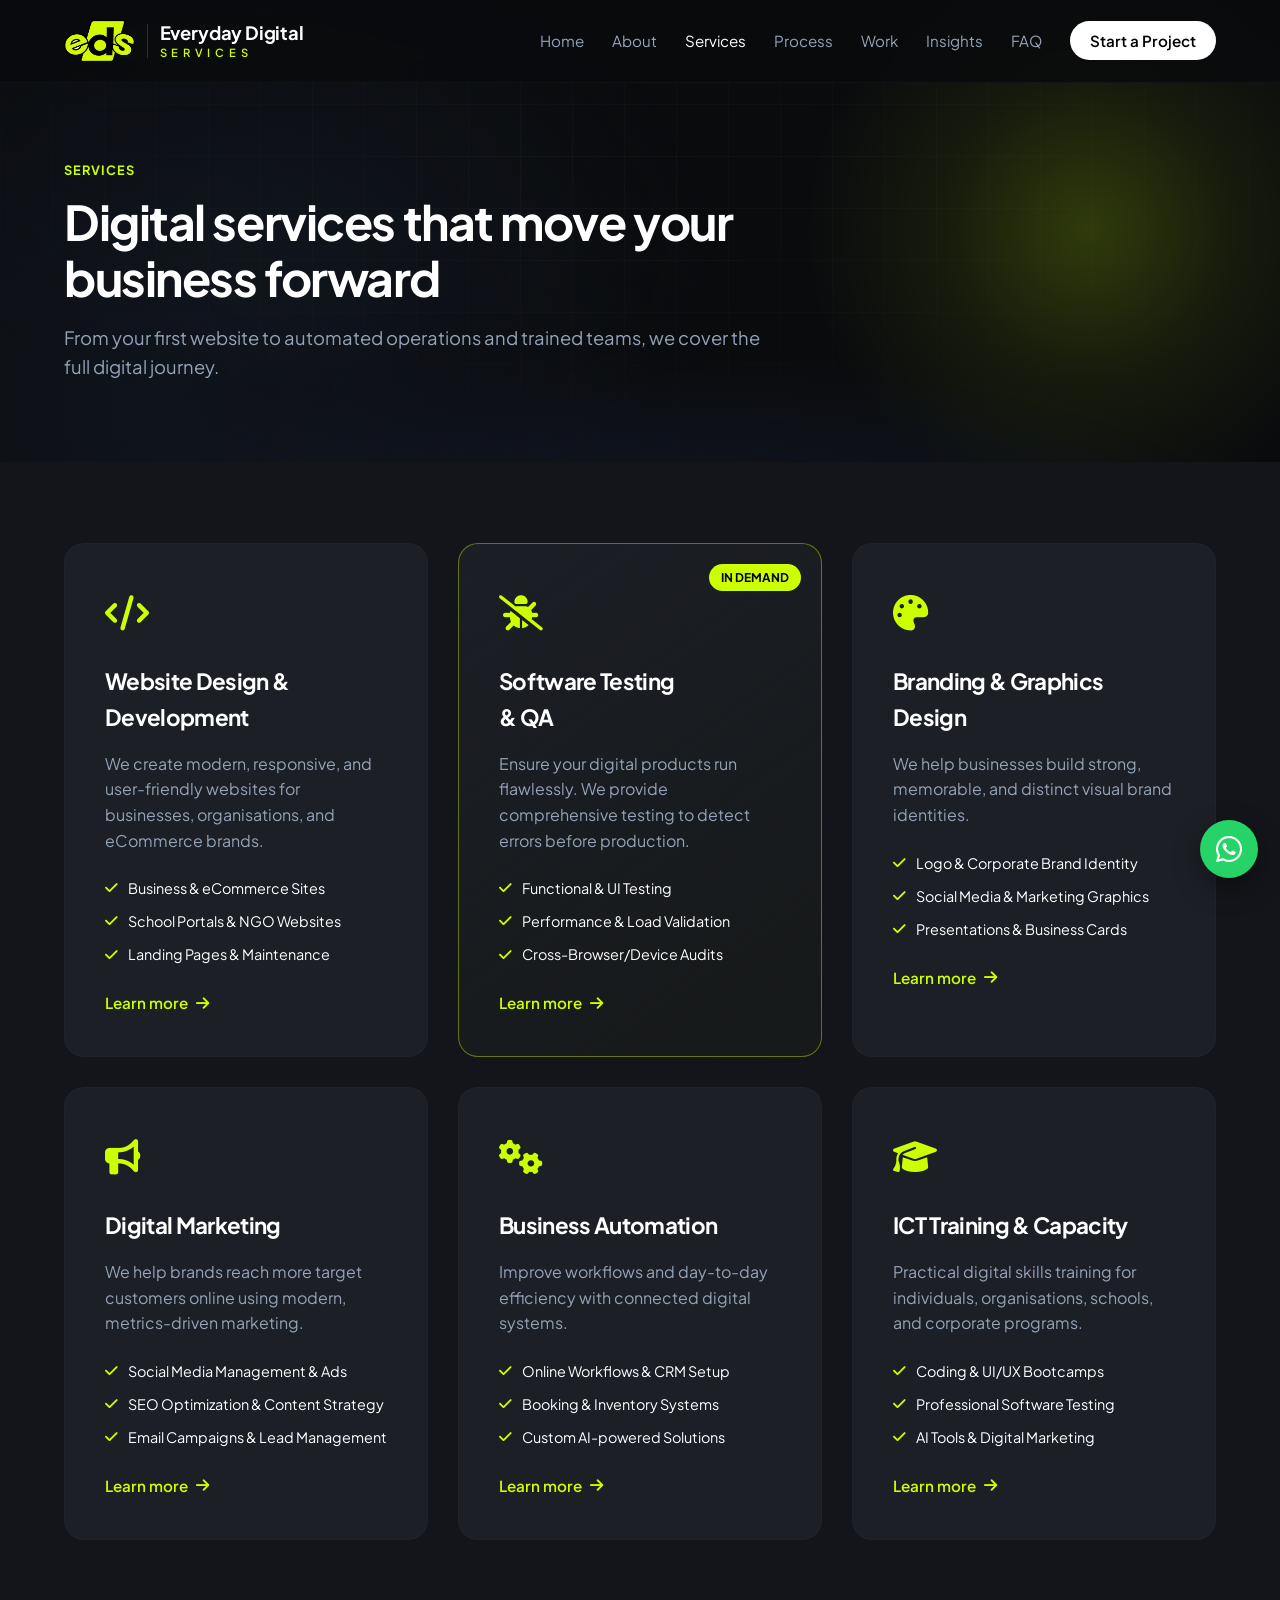
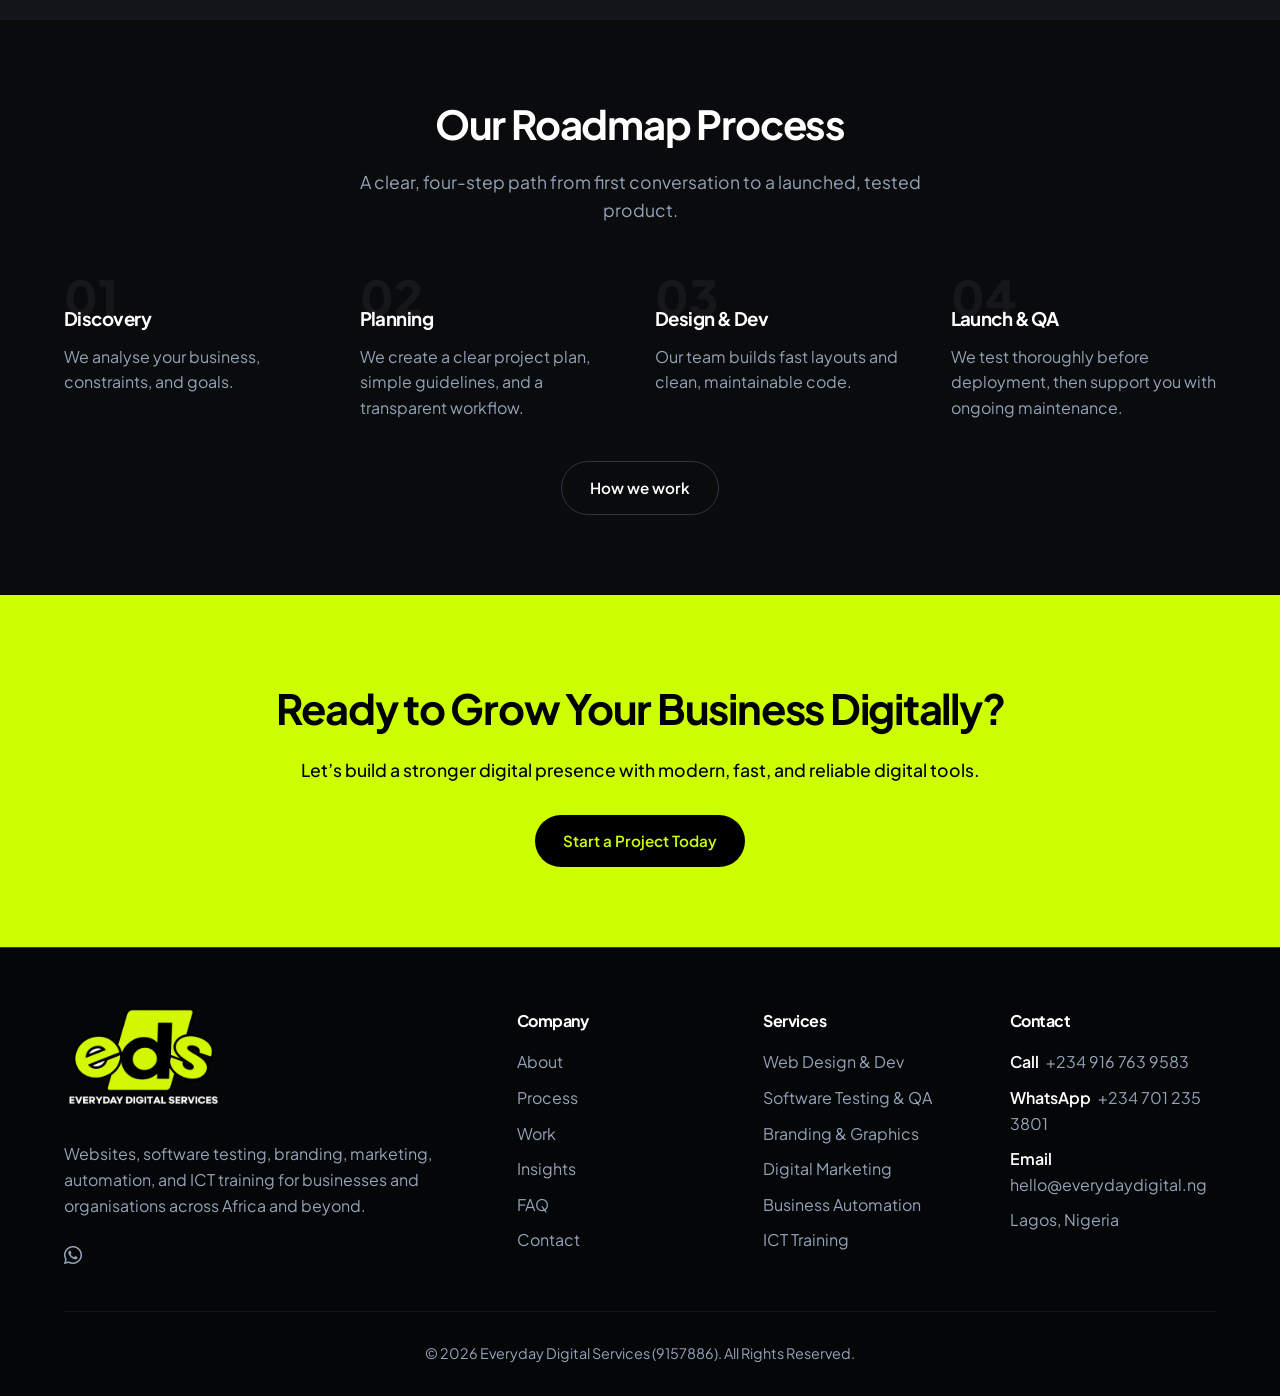
<file: services.html>
<!DOCTYPE html>
<html lang="en-GB">
<head>
    <meta charset="UTF-8">
    <meta name="viewport" content="width=device-width, initial-scale=1.0">
    <title>Services | Everyday Digital Services</title>
    <meta name="description" content="Explore our digital services: website design, software testing, branding, marketing, business automation, and ICT training.">
    <link rel="icon" type="image/png" href="images/favicon.png">
    <link rel="apple-touch-icon" href="images/apple-touch-icon.png">
    <meta property="og:type" content="website">
    <meta property="og:site_name" content="Everyday Digital Services">
    <meta property="og:title" content="Services | Everyday Digital Services">
    <meta property="og:description" content="Explore our digital services: website design, software testing, branding, marketing, business automation, and ICT training.">
    <meta property="og:url" content="https://everydaydigital.ng/services.html">
    <meta property="og:image" content="https://everydaydigital.ng/images/og-image.png">
    <meta property="og:image:width" content="1200">
    <meta property="og:image:height" content="630">
    <meta name="twitter:card" content="summary_large_image">
    <link rel="stylesheet" href="style.css">
    <link rel="stylesheet" href="https://cdnjs.cloudflare.com/ajax/libs/font-awesome/6.4.0/css/all.min.css">
    <link rel="preconnect" href="https://fonts.googleapis.com">
    <link rel="preconnect" href="https://fonts.gstatic.com" crossorigin>
    <link href="https://fonts.googleapis.com/css2?family=Plus+Jakarta+Sans:wght@300;400;500;600;700&display=swap" rel="stylesheet">
</head>
<body data-page="services">
    <a class="skip-link" href="#main">Skip to content</a>
    <header id="site-header"></header>
    <main id="main" tabindex="-1">
        <noscript><p class="noscript">This site needs JavaScript to display its content.</p></noscript>
    </main>
    <footer id="site-footer"></footer>

    <script src="content.js"></script>
    <script src="store.js"></script>
    <script src="site.js"></script>
</body>
</html>
</file>
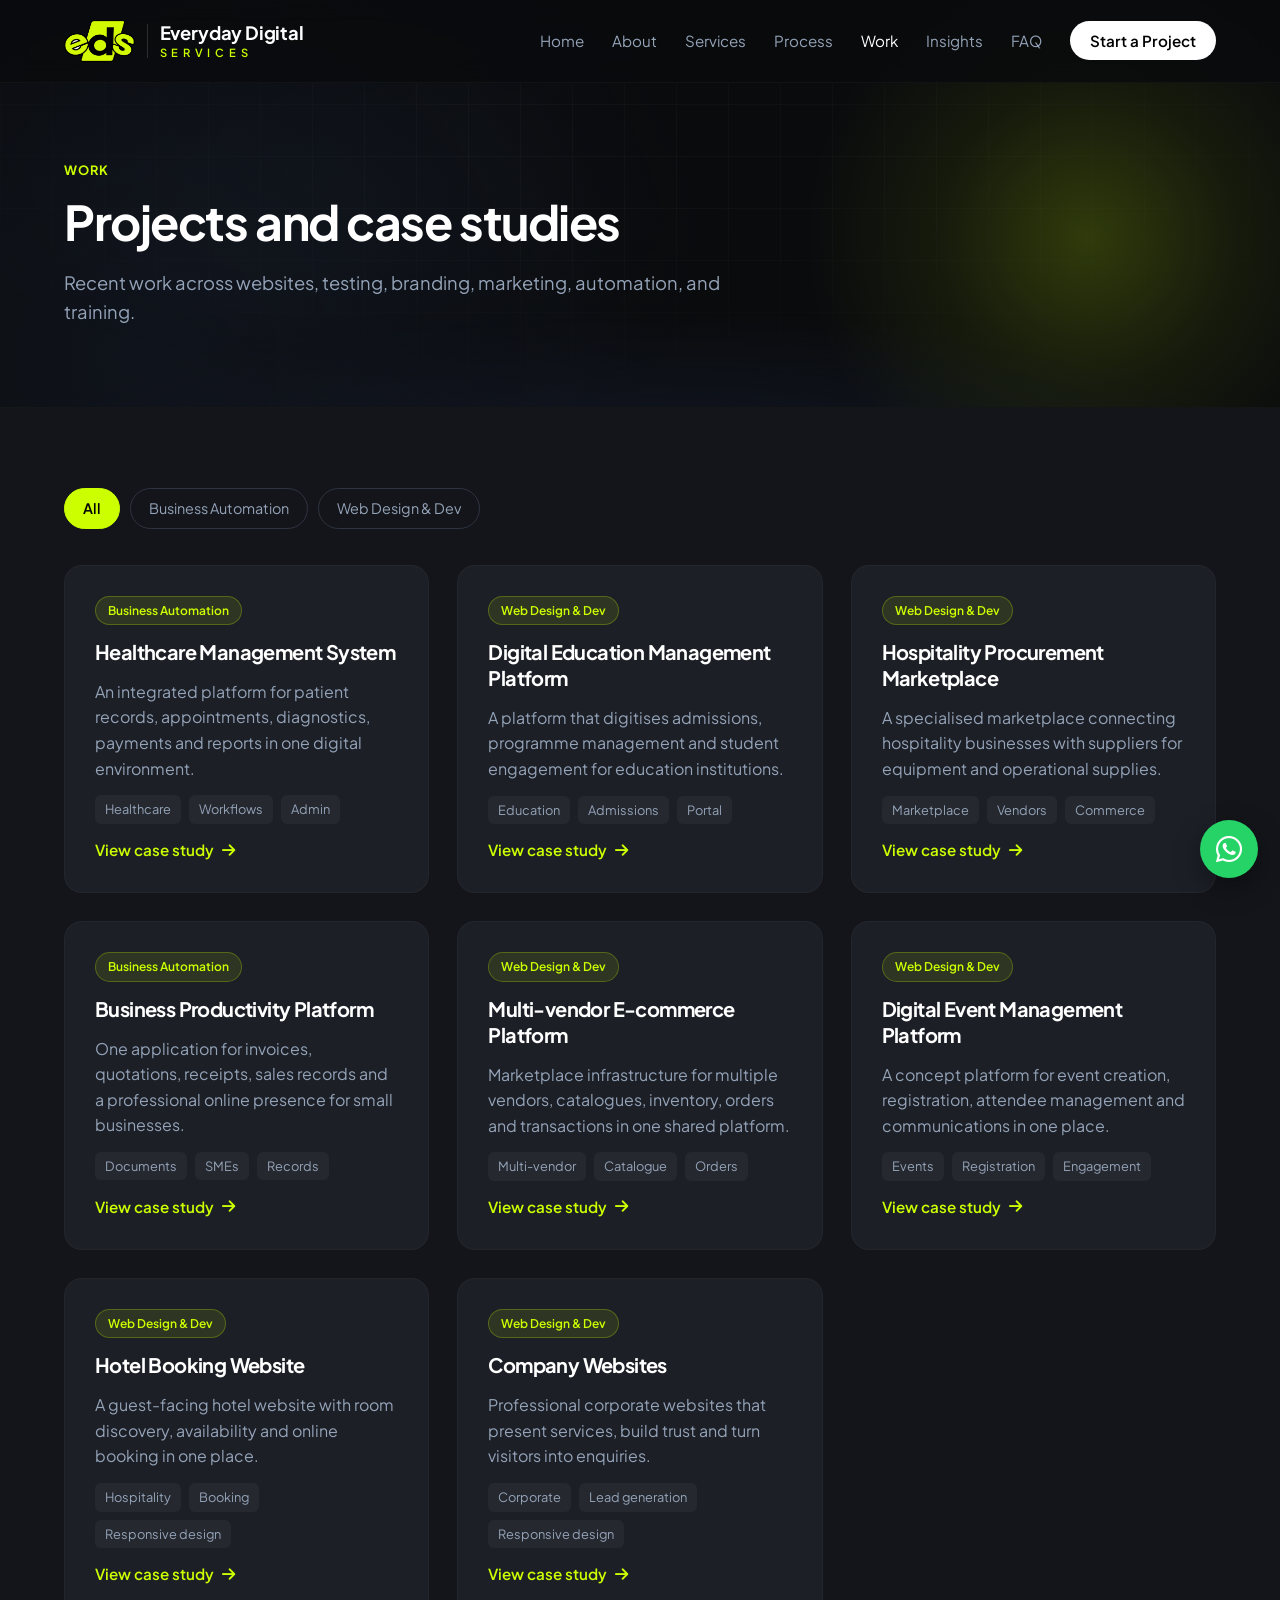
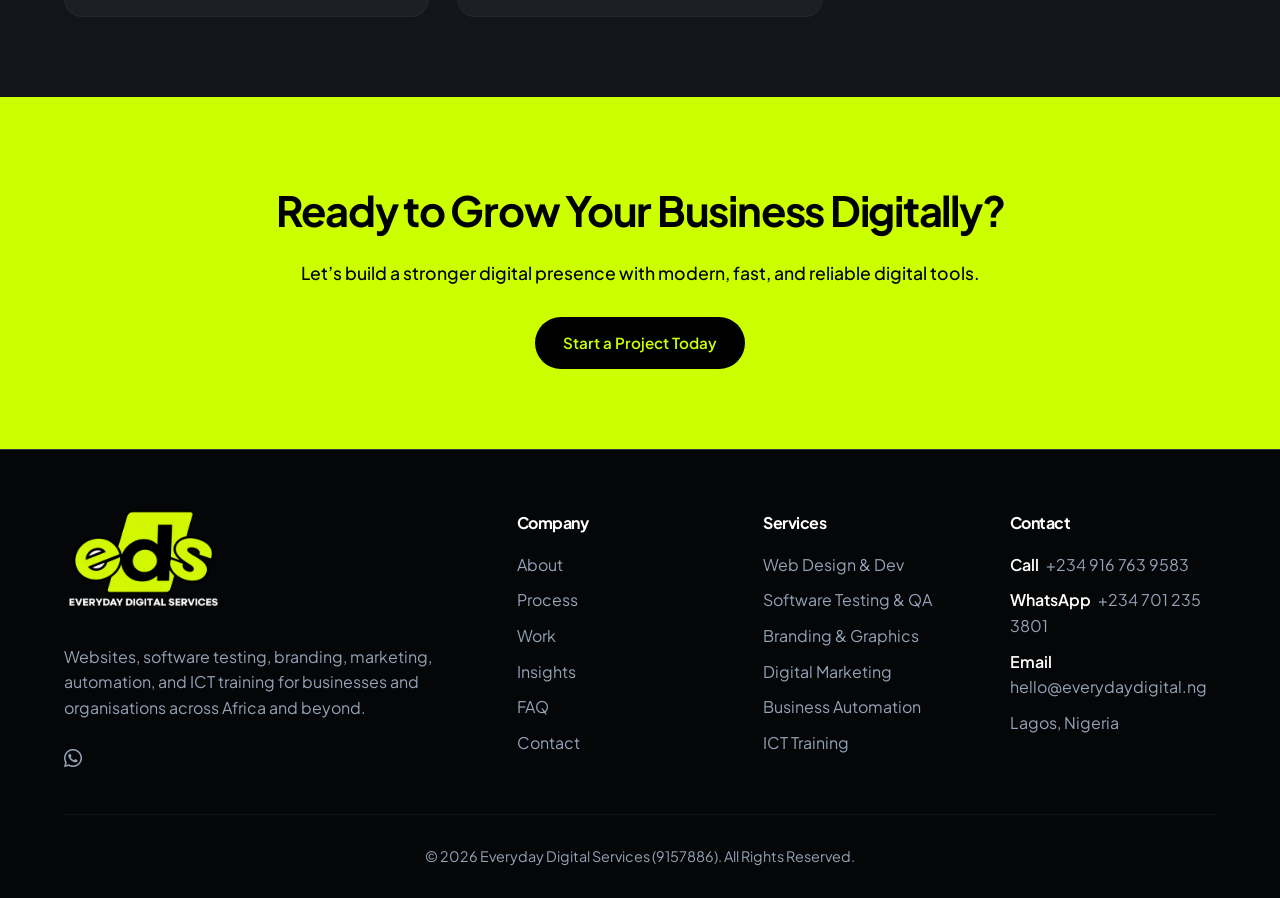
<file: work.html>
<!DOCTYPE html>
<html lang="en-GB">
<head>
    <meta charset="UTF-8">
    <meta name="viewport" content="width=device-width, initial-scale=1.0">
    <title>Work | Everyday Digital Services</title>
    <meta name="description" content="Case studies from Everyday Digital Services across websites, testing, branding, marketing, automation, and training.">
    <link rel="icon" type="image/png" href="images/favicon.png">
    <link rel="apple-touch-icon" href="images/apple-touch-icon.png">
    <meta property="og:type" content="website">
    <meta property="og:site_name" content="Everyday Digital Services">
    <meta property="og:title" content="Work | Everyday Digital Services">
    <meta property="og:description" content="Case studies from Everyday Digital Services across websites, testing, branding, marketing, automation, and training.">
    <meta property="og:url" content="https://everydaydigital.ng/work.html">
    <meta property="og:image" content="https://everydaydigital.ng/images/og-image.png">
    <meta property="og:image:width" content="1200">
    <meta property="og:image:height" content="630">
    <meta name="twitter:card" content="summary_large_image">
    <link rel="stylesheet" href="style.css">
    <link rel="stylesheet" href="https://cdnjs.cloudflare.com/ajax/libs/font-awesome/6.4.0/css/all.min.css">
    <link rel="preconnect" href="https://fonts.googleapis.com">
    <link rel="preconnect" href="https://fonts.gstatic.com" crossorigin>
    <link href="https://fonts.googleapis.com/css2?family=Plus+Jakarta+Sans:wght@300;400;500;600;700&display=swap" rel="stylesheet">
</head>
<body data-page="work">
    <a class="skip-link" href="#main">Skip to content</a>
    <header id="site-header"></header>
    <main id="main" tabindex="-1">
        <noscript><p class="noscript">This site needs JavaScript to display its content.</p></noscript>
    </main>
    <footer id="site-footer"></footer>

    <script src="content.js"></script>
    <script src="store.js"></script>
    <script src="site.js"></script>
</body>
</html>
</file>
<file: style.css>
/* Core Styling Rules */
:root {
    --bg-dark: #0a0b0d;
    --bg-surface: #13151a;
    --bg-card: #1c1f26;
    --accent: #ccff00; /* Vibrant Neon-Lime from references */
    --accent-hover: #b2df00;
    --text-main: #ffffff;
    --text-muted: #94a3b8;
    --border: #2e3440;
    --font-stack: 'Plus Jakarta Sans', sans-serif;
}

* {
    margin: 0;
    padding: 0;
    box-sizing: border-box;
    scroll-behavior: smooth;
}

body {
    background-color: var(--bg-dark);
    color: var(--text-main);
    font-family: var(--font-stack);
    overflow-x: hidden;
    line-height: 1.6;
}

.container {
    width: 90%;
    max-width: 1200px;
    margin: 0 auto;
    padding: 80px 0;
}

/* Typography elements */
h1, h2, h3, h4 {
    font-weight: 700;
    letter-spacing: -0.03em;
}

.text-gradient {
    color: var(--accent);
}

.text-accent {
    color: var(--accent);
}

/* Global Buttons styling */
.btn {
    display: inline-block;
    padding: 14px 28px;
    border-radius: 50px;
    font-weight: 600;
    text-decoration: none;
    transition: all 0.3s ease;
    cursor: pointer;
    font-size: 0.95rem;
}

.btn-primary {
    background-color: var(--accent);
    color: #000;
}

.btn-primary:hover {
    background-color: var(--accent-hover);
    transform: translateY(-2px);
}

.btn-secondary {
    background-color: transparent;
    color: var(--text-main);
    border: 1px solid var(--border);
}

.btn-secondary:hover {
    background-color: rgba(255, 255, 255, 0.05);
    border-color: var(--text-main);
}

.full-width {
    width: 100%;
}

/* Nav Menu styles */
.navbar {
    position: fixed;
    top: 0;
    width: 100%;
    background-color: rgba(10, 11, 13, 0.85);
    backdrop-filter: blur(12px);
    z-index: 1000;
    border-bottom: 1px solid rgba(255, 255, 255, 0.03);
}

.nav-container {
    display: flex;
    justify-content: space-between;
    align-items: center;
    max-width: 1200px;
    width: 90%;
    margin: 0 auto;
    padding: 20px 0;
}

.logo {
    display: inline-flex;
    align-items: center;
    gap: 12px;
    color: var(--text-main);
    text-decoration: none;
}

.logo img {
    display: block;
    height: 42px;
    width: auto;
}

.logo-text {
    display: flex;
    flex-direction: column;
    padding-left: 12px;
    border-left: 1px solid rgba(255, 255, 255, 0.15);
    line-height: 1;
    white-space: nowrap;
}

.logo-primary {
    font-size: 1.15rem;
    font-weight: 700;
    letter-spacing: -0.01em;
}

.logo-accent {
    margin-top: 5px;
    font-size: 0.7rem;
    font-weight: 600;
    letter-spacing: 0.42em;
    text-transform: uppercase;
    color: var(--accent);
}

.nav-links {
    display: flex;
    list-style: none;
    align-items: center;
    gap: 28px;
}

.nav-links a {
    color: var(--text-muted);
    text-decoration: none;
    font-size: 0.95rem;
    transition: color 0.3s ease;
}

.nav-links a:hover, .nav-links a.active {
    color: var(--text-main);
}

.nav-links a.nav-btn {
    background-color: #ffffff;
    color: #000;
    padding: 10px 20px;
    border-radius: 50px;
    font-weight: 600;
}

.nav-links a.nav-btn:hover,
.nav-links a.nav-btn.active {
    background-color: var(--accent);
    color: #000;
}

.skip-link {
    position: absolute;
    left: 16px;
    top: -60px;
    z-index: 2000;
    background: var(--accent);
    color: #000;
    padding: 10px 16px;
    border-radius: 8px;
    font-weight: 600;
    text-decoration: none;
}

.skip-link:focus {
    top: 16px;
}

main:focus {
    outline: none;
}

.noscript {
    padding: 160px 5% 80px;
    text-align: center;
    color: var(--text-muted);
}

.menu-toggle {
    display: none;
    background: none;
    border: none;
    padding: 8px;
    cursor: pointer;
}

.menu-toggle .bar {
    display: block;
    width: 25px;
    height: 3px;
    margin: 5px auto;
    background-color: var(--text-main);
    transition: transform 0.3s ease, opacity 0.3s ease;
}

.menu-toggle.is-active .bar:nth-child(1) {
    transform: translateY(8px) rotate(45deg);
}

.menu-toggle.is-active .bar:nth-child(2) {
    opacity: 0;
}

.menu-toggle.is-active .bar:nth-child(3) {
    transform: translateY(-8px) rotate(-45deg);
}

/* Hero UI Section Layout */
.hero-section,
.page-hero {
    position: relative;
    isolation: isolate;
    overflow: hidden;
    background-color: var(--bg-dark);
    background-image:
        radial-gradient(ellipse 90% 70% at 50% 115%, rgba(18, 24, 38, 0.95), transparent 55%),
        radial-gradient(circle at 12% 88%, rgba(40, 58, 92, 0.18), transparent 42%);
}

.hero-section::before,
.page-hero::before,
.hero-section::after,
.page-hero::after {
    content: '';
    position: absolute;
    pointer-events: none;
    z-index: 0;
}

.hero-section::before,
.page-hero::before {
    width: 62vmax;
    height: 62vmax;
    top: -14%;
    right: -8%;
    border-radius: 50%;
    background: radial-gradient(circle, rgba(204, 255, 0, 0.28) 0%, rgba(204, 255, 0, 0.09) 36%, transparent 68%);
    animation: hero-orb-drift 18s ease-in-out infinite alternate;
}

.hero-section::after,
.page-hero::after {
    inset: 0;
    background-image:
        radial-gradient(circle at 18% 78%, rgba(70, 100, 150, 0.18), transparent 46%),
        linear-gradient(rgba(255, 255, 255, 0.045) 1px, transparent 1px),
        linear-gradient(90deg, rgba(255, 255, 255, 0.045) 1px, transparent 1px);
    background-size: auto, 52px 52px, 52px 52px;
    background-position: 0 0, 0 0, 0 0;
    mask-image: radial-gradient(ellipse 80% 75% at 50% 38%, #000 18%, transparent 80%);
    -webkit-mask-image: radial-gradient(ellipse 80% 75% at 50% 38%, #000 18%, transparent 80%);
    opacity: 0.9;
    animation: hero-grid-drift 24s ease-in-out infinite alternate;
}

.page-hero::before {
    width: 46vmax;
    height: 46vmax;
    opacity: 0.7;
    animation-duration: 22s;
}

.page-hero::after {
    opacity: 0.55;
    animation-duration: 28s;
}

@keyframes hero-orb-drift {
    0% { transform: translate3d(0, 0, 0) scale(1); }
    50% { transform: translate3d(-8%, 6%, 0) scale(1.08); }
    100% { transform: translate3d(-14%, 2%, 0) scale(1.03); }
}

@keyframes hero-grid-drift {
    0% { background-position: 0 0, 0 0, 0 0; opacity: 0.7; }
    100% { background-position: 0 0, 26px 18px, 26px 18px; opacity: 0.95; }
}

@media (prefers-reduced-motion: reduce) {
    .hero-section::before,
    .page-hero::before,
    .hero-section::after,
    .page-hero::after {
        animation: none;
    }
}

.hero-section {
    min-height: 100vh;
    display: flex;
    align-items: center;
    justify-content: center;
    text-align: center;
    padding-top: 100px;
}

.hero-container {
    position: relative;
    z-index: 1;
    max-width: 850px;
    width: 90%;
}

.hero-badge {
    background: rgba(204, 255, 0, 0.1);
    border: 1px solid rgba(204, 255, 0, 0.2);
    color: var(--accent);
    padding: 6px 16px;
    border-radius: 50px;
    display: inline-block;
    font-size: 0.85rem;
    margin-bottom: 24px;
    text-transform: uppercase;
    letter-spacing: 0.05em;
}

.hero-section h1 {
    font-size: 3.8rem;
    line-height: 1.1;
    margin-bottom: 24px;
}

.hero-section p {
    font-size: 1.2rem;
    color: var(--text-muted);
    margin-bottom: 40px;
}

.hero-ctas {
    display: flex;
    justify-content: center;
    gap: 16px;
}

/* Sections Global Layout headings */
.section-title {
    font-size: 2.5rem;
    margin-bottom: 20px;
    line-height: 1.2;
}

.section-desc {
    color: var(--text-muted);
    font-size: 1.1rem;
    margin-bottom: 20px;
}

.center-title {
    text-align: center;
    max-width: 600px;
    margin: 0 auto 50px auto;
}

/* About Layout grids */
.about-grid {
    display: grid;
    grid-template-columns: 1fr 1fr;
    gap: 60px;
    align-items: center;
}

.vision-mission-card {
    display: flex;
    flex-direction: column;
    gap: 24px;
}

.vm-box {
    background-color: var(--bg-surface);
    padding: 30px;
    border-radius: 16px;
    border: 1px solid rgba(255, 255, 255, 0.03);
}

.vm-box h3 {
    margin: 15px 0 8px 0;
}

.vm-box p {
    color: var(--text-muted);
}

.icon-wrap {
    width: 45px;
    height: 45px;
    background: rgba(204, 255, 0, 0.1);
    color: var(--accent);
    display: flex;
    align-items: center;
    justify-content: center;
    border-radius: 8px;
    font-size: 1.2rem;
}

/* Services Grid Architecture Styles */
.services-section {
    background-color: var(--bg-surface);
}

.services-grid {
    display: grid;
    grid-template-columns: repeat(auto-fit, minmax(340px, 1fr));
    gap: 30px;
}

.service-card {
    background-color: var(--bg-card);
    padding: 40px;
    border-radius: 20px;
    border: 1px solid rgba(255, 255, 255, 0.02);
    transition: transform 0.3s ease, border-color 0.3s ease;
    position: relative;
    overflow: hidden;
}

.service-card:hover {
    transform: translateY(-5px);
    border-color: rgba(204, 255, 0, 0.3);
}

.service-card.highlight {
    border: 1px solid rgba(204, 255, 0, 0.4);
    background: linear-gradient(145deg, var(--bg-card), rgba(204, 255, 0, 0.02));
}

.badge {
    position: absolute;
    top: 20px;
    right: 20px;
    background-color: var(--accent);
    color: #000;
    padding: 4px 12px;
    font-size: 0.75rem;
    font-weight: 700;
    border-radius: 50px;
    text-transform: uppercase;
}

.service-icon {
    font-size: 2.2rem;
    color: var(--accent);
    margin-bottom: 24px;
}

.service-card h3 {
    font-size: 1.4rem;
    margin-bottom: 15px;
}

.service-card.highlight h3 {
    padding-right: 90px;
}

.service-card h3 a,
.project-card h3 a,
.insight-card h3 a {
    color: inherit;
    text-decoration: none;
}

.service-card h3 a:hover,
.project-card h3 a:hover,
.insight-card h3 a:hover {
    color: var(--accent);
}

.service-card .service-list {
    margin-bottom: 24px;
}

.service-card p {
    color: var(--text-muted);
    margin-bottom: 24px;
}

.service-list {
    list-style: none;
}

.service-list li {
    margin-bottom: 10px;
    font-size: 0.9rem;
    display: flex;
    align-items: center;
    gap: 10px;
}

.service-list li i {
    color: var(--accent);
}

/* Why and Roadmap steps styling grids */
.why-grid {
    display: grid;
    grid-template-columns: repeat(auto-fit, minmax(240px, 1fr));
    gap: 24px;
}

.why-card {
    background-color: var(--bg-surface);
    padding: 30px;
    border-radius: 12px;
    border-left: 3px solid var(--accent);
}

.why-card h4 {
    margin-bottom: 10px;
    font-size: 1.15rem;
}

.why-card p {
    color: var(--text-muted);
    font-size: 0.95rem;
}

.process-timeline {
    display: grid;
    grid-template-columns: repeat(auto-fit, minmax(220px, 1fr));
    gap: 30px;
}

.step-card {
    position: relative;
    padding-top: 30px;
}

.step-num {
    font-size: 3rem;
    font-weight: 800;
    color: rgba(255, 255, 255, 0.05);
    position: absolute;
    top: -15px;
    left: 0;
}

.step-card h3 {
    margin-bottom: 10px;
    position: relative;
    z-index: 2;
}

.step-card p {
    color: var(--text-muted);
}

/* Testimonials dynamic setup cards */
.testimonials-section {
    background-color: var(--bg-surface);
}

.testimonials-grid {
    display: grid;
    grid-template-columns: repeat(auto-fit, minmax(300px, 1fr));
    gap: 30px;
}

.test-card {
    background-color: var(--bg-card);
    padding: 35px;
    border-radius: 16px;
}

.test-card p {
    font-style: italic;
    color: var(--text-muted);
    margin-bottom: 20px;
}

.test-card figcaption {
    color: var(--accent);
    font-weight: 600;
    font-size: 0.9rem;
}

.test-related {
    margin: 14px 0 0;
    font-style: normal;
}

.test-card .test-related,
.test-card .test-related p {
    margin-bottom: 0;
    font-style: normal;
    color: var(--text-muted);
}

.project-reviews {
    margin-top: 48px;
    padding-top: 36px;
    border-top: 1px solid rgba(255, 255, 255, 0.06);
}

.project-reviews h2 {
    margin-bottom: 24px;
}

.project-reviews .testimonials-grid {
    grid-template-columns: 1fr;
}

.project-reviews .test-related {
    display: none;
}

/* FAQ UI structure setup rules */
.faq-wrapper {
    max-width: 700px;
    margin: 0 auto;
}

.faq-item {
    border-bottom: 1px solid var(--border);
    padding: 20px 0;
}

.faq-question {
    display: flex;
    justify-content: space-between;
    align-items: center;
    gap: 16px;
    width: 100%;
    padding: 0;
    background: none;
    border: none;
    color: inherit;
    font: inherit;
    font-weight: 600;
    font-size: 1.1rem;
    text-align: left;
    cursor: pointer;
}

.faq-answer {
    max-height: 0;
    overflow: hidden;
    transition: max-height 0.3s ease;
}

.faq-answer p {
    padding-top: 15px;
    color: var(--text-muted);
}

.faq-item.active .faq-answer {
    max-height: 40rem;
}

.faq-item.active .faq-question i {
    transform: rotate(180deg);
}

/* Dynamic Action Section Banner Layouts */
.cta-banner {
    background-color: var(--accent);
    color: #000;
    padding: 80px 20px;
    text-align: center;
}

.cta-banner h2 {
    font-size: 2.6rem;
    margin-bottom: 15px;
}

.cta-banner p {
    font-size: 1.1rem;
    margin-bottom: 30px;
    font-weight: 500;
}

.cta-banner .btn-primary {
    background-color: #000;
    color: var(--accent);
}

.cta-banner .btn-primary:hover {
    background-color: #1a1a1a;
}

/* Contact Module Forms Section elements rules */
.contact-grid {
    display: grid;
    grid-template-columns: 1fr 1.2fr;
    gap: 60px;
    align-items: center;
}

.info-links {
    margin: 30px 0;
}

.info-links p {
    margin-bottom: 15px;
    display: flex;
    align-items: center;
    gap: 12px;
}

.info-links a {
    color: inherit;
    text-decoration: none;
}

.info-links a:hover {
    color: var(--accent);
}

.contact-label {
    font-weight: 600;
    color: var(--text-main);
    margin-right: 4px;
}

.form-note {
    margin: 0 0 14px;
    font-size: 0.9rem;
    color: var(--text-muted);
}

.social-icons {
    display: flex;
    gap: 16px;
}

.social-icons a {
    color: var(--text-muted);
    font-size: 1.3rem;
    transition: color 0.3s;
}

.social-icons a:hover {
    color: var(--accent);
}

.contact-form-container {
    background-color: var(--bg-surface);
    padding: 40px;
    border-radius: 20px;
    border: 1px solid rgba(255,255,255,0.03);
}

.contact-form label {
    display: block;
    margin-bottom: 8px;
    font-size: 0.85rem;
    font-weight: 600;
    color: var(--text-muted);
}

.form-status {
    margin: 0 0 16px;
    font-size: 0.95rem;
}

.form-status.success {
    color: var(--accent);
}

.form-status.error {
    color: #ff4a4a;
}

.contact-form input, .contact-form select, .contact-form textarea {
    width: 100%;
    padding: 14px;
    background-color: var(--bg-card);
    border: 1px solid var(--border);
    border-radius: 8px;
    color: white;
    margin-bottom: 20px;
    font-family: inherit;
    font-size: 0.95rem;
}

.contact-form input:focus, .contact-form select:focus, .contact-form textarea:focus {
    outline: none;
    border-color: var(--accent);
}

/* Footer Section architectural styling */
footer {
    background-color: #050608;
    border-top: 1px solid var(--border);
    padding: 60px 0 30px 0;
}

.footer-grid {
    display: grid;
    grid-template-columns: 2fr 1fr 1fr 1fr;
    gap: 40px;
    padding: 0 0 40px;
    border-bottom: 1px solid rgba(255,255,255,0.05);
}

.footer-grid h4 {
    margin-bottom: 16px;
}

.footer-social {
    margin-top: 20px;
}

.footer-grid p {
    color: var(--text-muted);
    max-width: 400px;
    margin-top: 15px;
}

.footer-logo {
    display: inline-block;
    margin-bottom: 16px;
}

.footer-logo img {
    display: block;
    height: 96px;
    width: auto;
}


.footer-links {
    list-style: none;
}

.footer-links li {
    margin-bottom: 10px;
    color: var(--text-muted);
    overflow-wrap: anywhere;
}

.footer-links a {
    color: var(--text-muted);
    text-decoration: none;
    transition: color 0.3s;
}

.footer-links a:hover {
    color: var(--accent);
}

.footer-bottom {
    text-align: center;
    padding-top: 30px;
    color: var(--text-muted);
    font-size: 0.9rem;
}

/* Interior pages */
.page-hero {
    padding: 160px 0 40px;
    border-bottom: 1px solid rgba(255, 255, 255, 0.04);
}

.page-hero .container {
    position: relative;
    z-index: 1;
    padding: 0 0 40px;
}

.page-hero h1 {
    font-size: 3rem;
    line-height: 1.15;
    max-width: 820px;
    margin-bottom: 18px;
}

.eyebrow {
    color: var(--accent);
    text-transform: uppercase;
    letter-spacing: 0.08em;
    font-size: 0.8rem;
    font-weight: 700;
    margin-bottom: 14px;
}

.page-intro {
    color: var(--text-muted);
    font-size: 1.15rem;
    max-width: 700px;
}

.page-hero .pill-row {
    margin-top: 24px;
}

.hero-inline-badge {
    position: static;
    display: inline-block;
    margin-top: 20px;
}

.article-meta {
    margin-top: 12px;
}

.section-actions {
    margin-top: 40px;
    text-align: center;
}

.text-link {
    color: var(--accent);
    text-decoration: none;
    font-weight: 600;
    font-size: 0.95rem;
    display: inline-flex;
    align-items: center;
    gap: 8px;
}

.text-link:hover {
    text-decoration: underline;
}

.card-grid {
    display: grid;
    grid-template-columns: repeat(auto-fill, minmax(300px, 1fr));
    gap: 28px;
}

.project-card,
.insight-card {
    background-color: var(--bg-card);
    border: 1px solid rgba(255, 255, 255, 0.03);
    border-radius: 18px;
    padding: 30px;
    display: flex;
    flex-direction: column;
    gap: 14px;
    transition: transform 0.3s ease, border-color 0.3s ease;
}

.project-card:hover,
.insight-card:hover {
    transform: translateY(-4px);
    border-color: rgba(204, 255, 0, 0.3);
}

.project-card[hidden] {
    display: none;
}

.project-card h3,
.insight-card h3 {
    font-size: 1.25rem;
    line-height: 1.3;
}

.project-card p,
.insight-card p {
    color: var(--text-muted);
}

.project-card .text-link,
.insight-card .text-link {
    margin-top: auto;
}

.pill-row {
    display: flex;
    flex-wrap: wrap;
    gap: 8px;
}

.service-pill {
    font-size: 0.75rem;
    font-weight: 600;
    padding: 4px 12px;
    border-radius: 50px;
    text-decoration: none;
    background: rgba(204, 255, 0, 0.1);
    color: var(--accent);
    border: 1px solid rgba(204, 255, 0, 0.25);
}

.service-pill:hover {
    background: rgba(204, 255, 0, 0.18);
}

.tag-row {
    display: flex;
    flex-wrap: wrap;
    gap: 8px;
}

.tag {
    font-size: 0.8rem;
    color: var(--text-muted);
    background: rgba(255, 255, 255, 0.04);
    padding: 4px 10px;
    border-radius: 6px;
}

.meta {
    color: var(--text-muted);
    font-size: 0.85rem;
}

.work-section,
.related-section {
    background-color: var(--bg-surface);
}

.filter-bar {
    display: flex;
    flex-wrap: wrap;
    gap: 10px;
    margin-bottom: 36px;
}

.filter-btn {
    background: transparent;
    color: var(--text-muted);
    border: 1px solid var(--border);
    border-radius: 50px;
    padding: 8px 18px;
    font: inherit;
    font-size: 0.9rem;
    cursor: pointer;
    transition: all 0.2s ease;
}

.filter-btn:hover {
    color: var(--text-main);
    border-color: var(--text-muted);
}

.filter-btn.active {
    background: var(--accent);
    border-color: var(--accent);
    color: #000;
    font-weight: 600;
}

.detail-grid {
    display: grid;
    grid-template-columns: minmax(0, 2fr) minmax(260px, 1fr);
    gap: 60px;
    align-items: start;
}

.detail-main h2 {
    font-size: 1.6rem;
    margin: 36px 0 14px;
}

.detail-main h2:first-child,
.detail-main .service-icon + h2 {
    margin-top: 0;
}

.detail-main > p {
    color: var(--text-muted);
    font-size: 1.05rem;
}

.detail-main .service-list li {
    font-size: 1rem;
}

.detail-main .tag-row {
    margin-top: 32px;
}

.article-body p {
    color: #cbd5e1;
    font-size: 1.1rem;
    line-height: 1.8;
    margin-bottom: 22px;
}

.detail-aside {
    display: flex;
    flex-direction: column;
    gap: 20px;
    position: sticky;
    top: 110px;
}

.aside-card {
    background-color: var(--bg-surface);
    border: 1px solid var(--border);
    border-radius: 16px;
    padding: 26px;
}

.aside-card h3 {
    font-size: 1.15rem;
    margin-bottom: 10px;
}

.aside-card p {
    color: var(--text-muted);
    margin-bottom: 18px;
    font-size: 0.95rem;
}

.aside-secondary {
    margin-top: 16px;
}

.aside-links {
    list-style: none;
}

.aside-links li {
    margin-bottom: 10px;
}

.aside-links a {
    color: var(--text-muted);
    text-decoration: none;
}

.aside-links a:hover {
    color: var(--accent);
}

.empty-note {
    color: var(--text-muted);
    text-align: center;
}

.not-found {
    min-height: 70vh;
    border-bottom: none;
}

.not-found .btn {
    margin-top: 28px;
}

.whatsapp-float {
    position: fixed;
    right: 22px;
    bottom: 22px;
    z-index: 1100;
    display: inline-flex;
    align-items: center;
    justify-content: center;
    width: 58px;
    height: 58px;
    border-radius: 50%;
    background: #25d366;
    color: #fff;
    font-size: 1.85rem;
    text-decoration: none;
    box-shadow: 0 10px 28px rgba(0, 0, 0, 0.35);
    transition: transform 0.2s ease, box-shadow 0.2s ease, background-color 0.2s ease;
    animation: whatsapp-pulse 2.4s ease-in-out infinite;
}

.whatsapp-float:hover {
    background: #1ebe57;
    color: #fff;
    transform: translateY(-2px) scale(1.04);
    box-shadow: 0 14px 32px rgba(0, 0, 0, 0.4);
    animation: none;
}

.whatsapp-float:focus-visible {
    outline: 2px solid var(--accent);
    outline-offset: 3px;
}

@keyframes whatsapp-pulse {
    0%, 100% { box-shadow: 0 10px 28px rgba(0, 0, 0, 0.35), 0 0 0 0 rgba(37, 211, 102, 0.45); }
    50% { box-shadow: 0 10px 28px rgba(0, 0, 0, 0.35), 0 0 0 12px rgba(37, 211, 102, 0); }
}

/* Media Responsive Queries adjustments layout rules */
@media (max-width: 1100px) {
    .nav-links {
        display: none;
        flex-direction: column;
        align-items: flex-start;
        gap: 18px;
        position: absolute;
        top: 100%;
        left: 0;
        width: 100%;
        background-color: var(--bg-dark);
        padding: 24px 5%;
        border-bottom: 1px solid var(--border);
    }
    .nav-links.active { display: flex; }
    .menu-toggle { display: block; }
}

@media (max-width: 992px) {
    .hero-section h1 { font-size: 2.8rem; }
    .page-hero h1 { font-size: 2.4rem; }
    .about-grid, .contact-grid { grid-template-columns: 1fr; gap: 40px; }
    .detail-grid { grid-template-columns: 1fr; gap: 40px; }
    .detail-aside { position: static; }
    .footer-grid { grid-template-columns: 1fr 1fr; }
}

@media (max-width: 768px) {
    .hero-ctas { flex-direction: column; }
    .hero-section h1 { font-size: 2.3rem; }
    .section-title { font-size: 2rem; }
    .page-hero { padding-top: 130px; }
    .page-hero h1 { font-size: 2rem; }
    .hero-section::before,
    .page-hero::before {
        width: 90vw;
        height: 90vw;
        top: -8%;
        right: -22%;
    }
    .whatsapp-float {
        right: 16px;
        bottom: 16px;
        width: 52px;
        height: 52px;
        font-size: 1.65rem;
    }
    .services-grid { grid-template-columns: 1fr; }
    .service-card { padding: 30px; }
    .card-grid { grid-template-columns: 1fr; }
    .contact-form-container { padding: 28px; }
    .cta-banner h2 { font-size: 2rem; }
    .footer-grid { grid-template-columns: 1fr; }
}
</file>
<file: admin-style.css>
:root {
    --bg-dark: #0a0b0d;
    --bg-surface: #13151a;
    --bg-card: #1c1f26;
    --accent: #ccff00;
    --text-main: #ffffff;
    --text-muted: #94a3b8;
    --border: #2e3440;
    --danger: #ff4a4a;
    --font-stack: 'Plus Jakarta Sans', sans-serif;
}

* {
    margin: 0;
    padding: 0;
    box-sizing: border-box;
}

body {
    background-color: var(--bg-dark);
    color: var(--text-main);
    font-family: var(--font-stack);
    line-height: 1.6;
}

.dashboard-container {
    display: grid;
    grid-template-columns: 260px 1fr;
    min-height: 100vh;
}

/* Sidebar elements layout */
.sidebar {
    background-color: var(--bg-surface);
    border-right: 1px solid var(--border);
    padding: 30px 20px;
}

.sidebar-brand {
    display: flex;
    align-items: center;
    gap: 10px;
    font-size: 1.3rem;
    font-weight: 700;
    margin-bottom: 40px;
}

.sidebar-brand img {
    display: block;
    height: 36px;
    width: auto;
}

.sidebar-brand-text span {
    color: var(--accent);
}

.sidebar-menu {
    list-style: none;
}

.sidebar-menu li {
    margin-bottom: 8px;
}

.sidebar-menu a,
.sidebar-menu button {
    display: flex;
    align-items: center;
    gap: 12px;
    width: 100%;
    color: var(--text-muted);
    padding: 12px 16px;
    border-radius: 8px;
    border: none;
    background: none;
    font: inherit;
    text-align: left;
    text-decoration: none;
    font-weight: 500;
    cursor: pointer;
    transition: all 0.2s;
}

.sidebar-menu .view-tab.active,
.sidebar-menu a:hover,
.sidebar-menu button:hover {
    background-color: rgba(255, 255, 255, 0.03);
    color: var(--text-main);
}

.sidebar-menu .view-tab.active {
    border-left: 3px solid var(--accent);
    border-radius: 0 8px 8px 0;
}

/* Contents */
.main-content {
    padding: 40px;
    overflow-y: auto;
}

.admin-header {
    display: flex;
    justify-content: space-between;
    align-items: center;
    margin-bottom: 30px;
}

.welcome-text h1 { font-size: 2rem; font-weight: 700; }
.welcome-text p { color: var(--text-muted); }

.admin-profile { display: flex; align-items: center; gap: 12px; }
.avatar {
    width: 40px;
    height: 40px;
    background-color: var(--bg-card);
    border-radius: 50%;
    display: flex;
    align-items: center;
    justify-content: center;
    color: var(--accent);
    border: 1px solid var(--border);
}

.sub-section-title {
    font-size: 1.25rem;
    margin-bottom: 20px;
    font-weight: 600;
}

/* Master Grid KPIs */
.metrics-grid {
    display: grid;
    grid-template-columns: repeat(auto-fit, minmax(240px, 1fr));
    gap: 24px;
    margin-bottom: 40px;
}

.metric-card {
    background-color: var(--bg-surface);
    padding: 24px;
    border-radius: 16px;
    border: 1px solid var(--border);
    display: flex;
    justify-content: space-between;
    align-items: center;
}

.metric-info h3 { font-size: 0.9rem; color: var(--text-muted); font-weight: 500; margin-bottom: 6px; }
.metric-info p { font-size: 1.8rem; font-weight: 700; }
.metric-icon { font-size: 1.8rem; color: var(--text-muted); opacity: 0.5; }

.metric-card.global-total { border-color: rgba(255,255,255,0.1); }
.metric-card.functional { border-color: rgba(204, 255, 0, 0.2); }
.metric-card.functional .metric-icon { color: var(--accent); opacity: 0.8; }

/* Expanded Tracking Grid Elements */
.services-tracker-grid {
    display: grid;
    grid-template-columns: repeat(auto-fit, minmax(200px, 1fr));
    gap: 20px;
    margin-bottom: 40px;
}

.track-card {
    background-color: var(--bg-surface);
    border: 1px solid var(--border);
    border-radius: 12px;
    padding: 20px;
    transition: all 0.3s ease;
}

.track-card:hover {
    border-color: rgba(255, 255, 255, 0.1);
}

.track-card.highlight-testing {
    border-color: rgba(204, 255, 0, 0.2);
    background: linear-gradient(to bottom right, var(--bg-surface), rgba(204, 255, 0, 0.01));
}

.track-header {
    display: flex;
    justify-content: space-between;
    align-items: center;
    margin-bottom: 12px;
}

.track-icon {
    font-size: 1.2rem;
    color: var(--text-muted);
}

.highlight-testing .track-icon {
    color: var(--accent);
}

.track-count {
    font-size: 1.5rem;
    font-weight: 700;
}

.track-card h4 {
    font-size: 0.9rem;
    font-weight: 500;
    color: var(--text-muted);
    margin-bottom: 12px;
}

/* Visualization bars layout specs */
.progress-bar-container {
    background-color: var(--bg-card);
    height: 6px;
    border-radius: 10px;
    overflow: hidden;
}

.progress-fill {
    background-color: var(--text-muted);
    height: 100%;
    border-radius: 10px;
    transition: width 0.5s ease-out;
}

.progress-fill.neon-fill {
    background-color: var(--accent);
    box-shadow: 0 0 10px rgba(204, 255, 0, 0.5);
}

/* Layout Response Data Table Elements */
.table-container {
    background-color: var(--bg-surface);
    border: 1px solid var(--border);
    border-radius: 16px;
    padding: 30px;
}

.table-header {
    display: flex;
    justify-content: space-between;
    align-items: center;
    margin-bottom: 24px;
}

.btn-clear {
    background-color: transparent;
    color: var(--danger);
    border: 1px solid rgba(255, 74, 74, 0.2);
    padding: 8px 16px;
    border-radius: 6px;
    cursor: pointer;
    font-weight: 600;
    transition: all 0.2s;
}

.btn-clear:hover { background-color: rgba(255, 74, 74, 0.1); }

.responsive-table { width: 100%; overflow-x: auto; }
table { width: 100%; border-collapse: collapse; text-align: left; }

th {
    padding: 14px 16px;
    color: var(--text-muted);
    font-weight: 600;
    font-size: 0.85rem;
    text-transform: uppercase;
    border-bottom: 1px solid var(--border);
}

td {
    padding: 16px;
    border-bottom: 1px solid rgba(255, 255, 255, 0.03);
    font-size: 0.95rem;
    max-width: 220px;
    white-space: nowrap;
    overflow: hidden;
    text-overflow: ellipsis;
}

.service-tag {
    background-color: var(--bg-card);
    padding: 4px 10px;
    border-radius: 4px;
    font-size: 0.8rem;
    font-weight: 600;
    border: 1px solid var(--border);
    color: var(--text-main);
}

/* Service Type Badge Visual Accents */
.tag-webdev { border-color: #3b82f6; color: #60a5fa; }
.tag-testing { border-color: var(--accent); color: var(--accent); background: rgba(204, 255, 0, 0.05); }
.tag-branding { border-color: #ec4899; color: #f472b6; }
.tag-marketing { border-color: #eab308; color: #fde047; }
.tag-automation { border-color: #a855f7; color: #c084fc; }
.tag-training { border-color: #22d3ee; color: #67e8f9; }

.btn-delete {
    background: transparent;
    border: none;
    color: var(--text-muted);
    cursor: pointer;
    transition: color 0.2s;
}
.btn-delete:hover { color: var(--danger); }

.empty-state { text-align: center; padding: 40px 0; color: var(--text-muted); display: none; }
.empty-state i { font-size: 2.5rem; margin-bottom: 12px; }

.admin-gate:not([hidden]) {
    min-height: 100vh;
    display: flex;
    align-items: center;
    justify-content: center;
    padding: 24px;
}

.dashboard-container[hidden],
.admin-gate[hidden],
.gate-error[hidden] {
    display: none !important;
}

.gate-card {
    width: min(100%, 420px);
    background: var(--bg-surface);
    border: 1px solid var(--border);
    border-radius: 16px;
    padding: 32px;
}

.gate-logo {
    display: block;
    height: 88px;
    width: auto;
    margin: 0 auto 24px;
}

.gate-card h1 {
    font-size: 1.6rem;
    margin-bottom: 8px;
}

.gate-card p {
    color: var(--text-muted);
    margin-bottom: 20px;
}

.gate-card label {
    display: block;
    margin-bottom: 8px;
    font-size: 0.85rem;
    font-weight: 600;
}

.gate-card input {
    width: 100%;
    padding: 12px 14px;
    margin-bottom: 16px;
    border-radius: 8px;
    border: 1px solid var(--border);
    background: var(--bg-card);
    color: var(--text-main);
    font: inherit;
}

.gate-card input:focus {
    outline: none;
    border-color: var(--accent);
}

.gate-error {
    color: var(--danger);
    margin-bottom: 12px;
}

.gate-submit {
    width: 100%;
    border: none;
    border-radius: 50px;
    padding: 12px 20px;
    background: var(--accent);
    color: #000;
    font: inherit;
    font-weight: 700;
    cursor: pointer;
}

.gate-back {
    display: inline-block;
    margin-top: 16px;
    color: var(--text-muted);
    text-decoration: none;
}

.gate-back:hover {
    color: var(--accent);
}

/* Content editor */
.editor-toolbar {
    position: sticky;
    top: 0;
    z-index: 10;
    display: flex;
    flex-wrap: wrap;
    justify-content: space-between;
    align-items: center;
    gap: 16px;
    padding: 16px 20px;
    margin-bottom: 24px;
    background: rgba(19, 21, 26, 0.95);
    backdrop-filter: blur(8px);
    border: 1px solid var(--border);
    border-radius: 12px;
}

.editor-status { color: var(--text-muted); font-size: 0.95rem; }
.editor-status.pending { color: #fde047; }
.editor-status.success { color: var(--accent); }
.editor-status.error { color: var(--danger); }

.editor-actions { display: flex; flex-wrap: wrap; gap: 10px; }

.btn-save,
.btn-ghost,
.btn-add {
    display: inline-flex;
    align-items: center;
    gap: 8px;
    padding: 10px 18px;
    border-radius: 50px;
    font: inherit;
    font-weight: 600;
    font-size: 0.9rem;
    cursor: pointer;
    transition: all 0.2s;
}

.btn-save {
    background: var(--accent);
    color: #000;
    border: 1px solid var(--accent);
}

.btn-save:hover { filter: brightness(0.92); }

.btn-ghost {
    background: transparent;
    color: var(--text-muted);
    border: 1px solid var(--border);
}

.btn-ghost:hover { color: var(--text-main); border-color: var(--text-muted); }

.btn-add {
    margin-top: 8px;
    background: transparent;
    color: var(--accent);
    border: 1px dashed rgba(204, 255, 0, 0.4);
}

.btn-add:hover { background: rgba(204, 255, 0, 0.06); }

.editor-section {
    background-color: var(--bg-surface);
    border: 1px solid var(--border);
    border-radius: 14px;
    margin-bottom: 14px;
    overflow: hidden;
}

.editor-section summary {
    display: flex;
    align-items: center;
    gap: 10px;
    padding: 18px 22px;
    font-weight: 600;
    font-size: 1.05rem;
    cursor: pointer;
    list-style: none;
}

.editor-section summary::-webkit-details-marker { display: none; }

.editor-section summary::after {
    content: '\f078';
    font-family: 'Font Awesome 6 Free';
    font-weight: 900;
    font-size: 0.8rem;
    margin-left: auto;
    color: var(--text-muted);
    transition: transform 0.2s;
}

.editor-section[open] summary::after { transform: rotate(180deg); }
.editor-section[open] summary { border-bottom: 1px solid var(--border); }

.section-count {
    font-size: 0.75rem;
    color: var(--text-muted);
    background: var(--bg-card);
    border-radius: 50px;
    padding: 2px 10px;
}

.editor-body { padding: 22px; }

.field-grid {
    display: grid;
    grid-template-columns: repeat(auto-fit, minmax(260px, 1fr));
    gap: 16px 20px;
}

.field { display: flex; flex-direction: column; gap: 6px; }
.field-wide, .field-group { grid-column: 1 / -1; }

.field-group {
    font-size: 0.8rem;
    text-transform: uppercase;
    letter-spacing: 0.06em;
    color: var(--accent);
    margin-top: 10px;
}

.field label { font-size: 0.85rem; font-weight: 600; }

.field input,
.field textarea,
.field select {
    width: 100%;
    padding: 10px 12px;
    border-radius: 8px;
    border: 1px solid var(--border);
    background: var(--bg-card);
    color: var(--text-main);
    font: inherit;
    font-size: 0.95rem;
}

.field textarea { resize: vertical; line-height: 1.5; }

.field input:focus,
.field textarea:focus,
.field select:focus {
    outline: none;
    border-color: var(--accent);
}

.field-checkbox { justify-content: center; }

.field-checkbox label {
    display: flex;
    align-items: center;
    gap: 10px;
    cursor: pointer;
}

.field-checkbox input { width: 18px; height: 18px; accent-color: var(--accent); }

.field-hint { color: var(--text-muted); font-size: 0.8rem; }

.editor-item {
    border: 1px solid var(--border);
    border-radius: 12px;
    padding: 18px;
    margin-bottom: 16px;
    background: rgba(255, 255, 255, 0.01);
}

.editor-item-head {
    display: flex;
    justify-content: space-between;
    align-items: center;
    gap: 12px;
    margin-bottom: 8px;
}

.editor-item-head h4 { font-size: 1rem; }

.item-actions { display: flex; gap: 6px; flex-shrink: 0; }

.icon-btn {
    width: 34px;
    height: 34px;
    border-radius: 8px;
    border: 1px solid var(--border);
    background: transparent;
    color: var(--text-muted);
    cursor: pointer;
}

.icon-btn:hover:not(:disabled) { color: var(--text-main); border-color: var(--text-muted); }
.icon-btn.danger:hover:not(:disabled) { color: var(--danger); border-color: var(--danger); }
.icon-btn:disabled { opacity: 0.35; cursor: default; }

.item-id {
    color: var(--text-muted);
    font-size: 0.8rem;
    margin-bottom: 14px;
}

.item-id code {
    color: var(--accent);
    background: var(--bg-card);
    padding: 2px 6px;
    border-radius: 4px;
}

.editor-empty { color: var(--text-muted); margin-bottom: 8px; }

@media (max-width: 992px) {
    .dashboard-container { grid-template-columns: 1fr; }
    .sidebar {
        border-right: none;
        border-bottom: 1px solid var(--border);
        padding: 18px 20px;
    }
    .sidebar-brand { margin-bottom: 12px; }
    .sidebar-menu { display: flex; flex-wrap: wrap; gap: 6px; }
    .sidebar-menu li { margin-bottom: 0; }
    .sidebar-menu a,
    .sidebar-menu button { width: auto; padding: 8px 12px; }
    .sidebar-menu .view-tab.active {
        border-left: none;
        border-radius: 8px;
        box-shadow: inset 0 -2px 0 var(--accent);
    }
    .main-content { padding: 24px; }
    .admin-header { flex-wrap: wrap; gap: 16px; }
    .welcome-text h1 { font-size: 1.6rem; }
}
</file>
